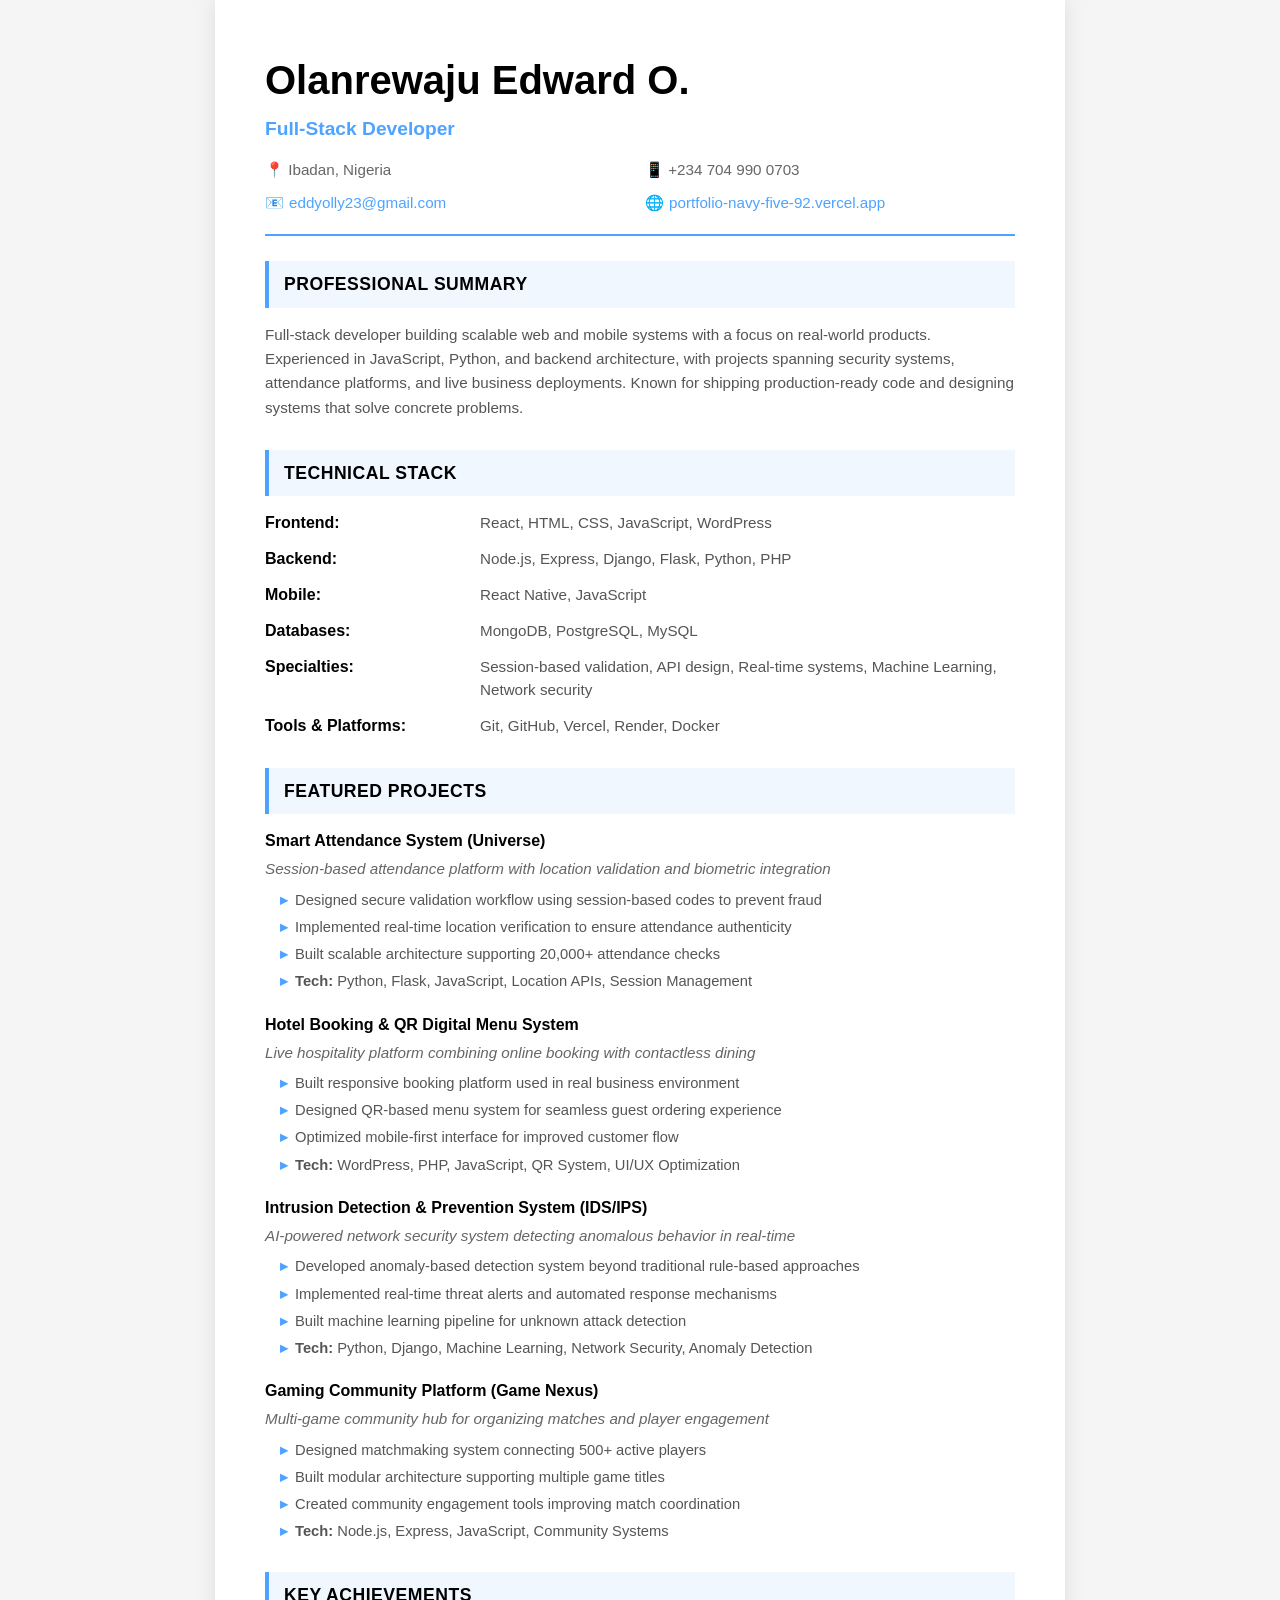
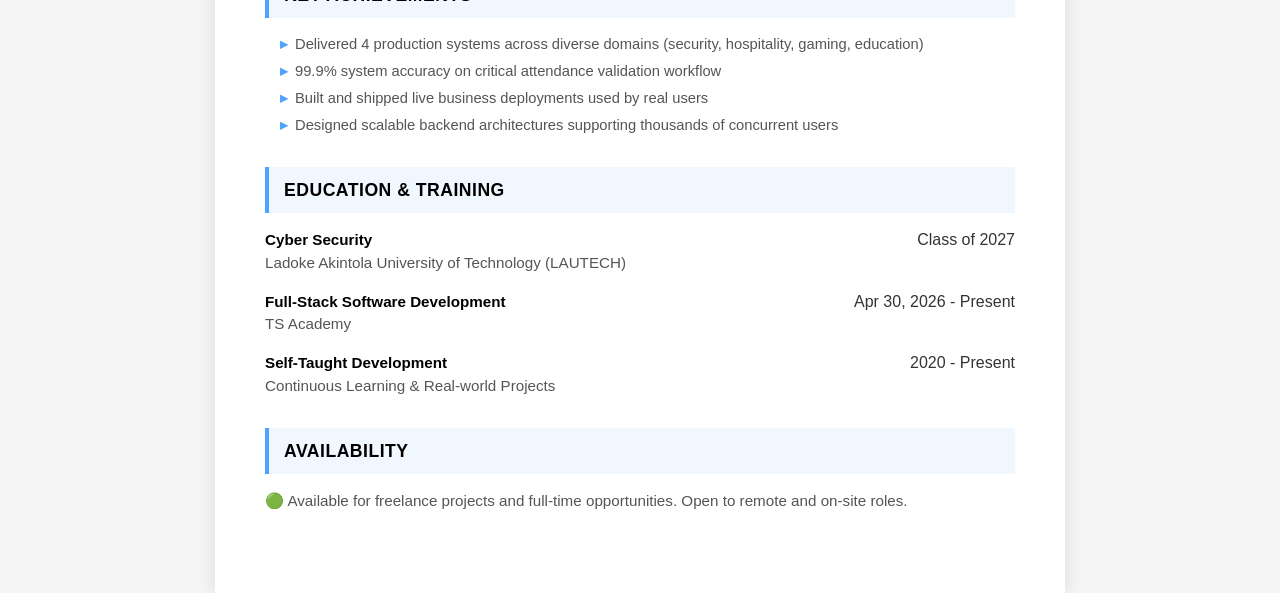
<file: cv.html>
<!DOCTYPE html>
<html lang="en">
<head>
  <meta charset="UTF-8">
  <meta name="viewport" content="width=device-width, initial-scale=1.0">
  <title>Olanrewaju Edward O. - Full Stack Developer CV</title>
  <style>
    * {
      margin: 0;
      padding: 0;
      box-sizing: border-box;
    }

    body {
      font-family: 'Segoe UI', Tahoma, Geneva, Verdana, sans-serif;
      color: #333;
      line-height: 1.5;
      background: #f5f5f5;
    }

    .container {
      max-width: 850px;
      margin: 0 auto;
      background: #fff;
      padding: 50px;
      box-shadow: 0 0 20px rgba(0, 0, 0, 0.1);
    }

    /* HEADER */
    .header {
      border-bottom: 2px solid #4da3ff;
      padding-bottom: 20px;
      margin-bottom: 25px;
    }

    .header h1 {
      font-size: 2.5rem;
      color: #000;
      margin-bottom: 5px;
      font-weight: 700;
    }

    .header .title {
      font-size: 1.2rem;
      color: #4da3ff;
      font-weight: 600;
      margin-bottom: 15px;
    }

    .contact-info {
      display: grid;
      grid-template-columns: 1fr 1fr;
      gap: 10px;
      font-size: 0.95rem;
      color: #666;
    }

    .contact-info span {
      display: flex;
      align-items: center;
      gap: 5px;
    }

    .contact-info a {
      color: #4da3ff;
      text-decoration: none;
    }

    .contact-info a:hover {
      text-decoration: underline;
    }

    /* SECTIONS */
    .section {
      margin-bottom: 30px;
    }

    .section-title {
      font-size: 1.1rem;
      font-weight: 700;
      color: #000;
      background: #f0f7ff;
      padding: 10px 15px;
      margin-bottom: 15px;
      border-left: 4px solid #4da3ff;
      text-transform: uppercase;
      letter-spacing: 0.5px;
    }

    /* SUMMARY */
    .summary-text {
      color: #555;
      font-size: 0.95rem;
      line-height: 1.6;
    }

    /* TECH STACK */
    .tech-group {
      display: grid;
      grid-template-columns: 200px 1fr;
      gap: 15px;
      margin-bottom: 12px;
      align-items: baseline;
    }

    .tech-label {
      font-weight: 600;
      color: #000;
    }

    .tech-list {
      color: #555;
      font-size: 0.95rem;
    }

    /* PROJECT */
    .project {
      margin-bottom: 20px;
    }

    .project-title {
      font-weight: 700;
      color: #000;
      font-size: 1rem;
      margin-bottom: 5px;
    }

    .project-desc {
      color: #666;
      font-size: 0.95rem;
      margin-bottom: 8px;
      font-style: italic;
    }

    .project-bullets {
      list-style: none;
      margin-left: 15px;
      color: #555;
      font-size: 0.92rem;
    }

    .project-bullets li {
      margin-bottom: 5px;
      position: relative;
      padding-left: 15px;
    }

    .project-bullets li:before {
      content: "▸";
      position: absolute;
      left: 0;
      color: #4da3ff;
      font-weight: bold;
    }

    /* EDUCATION */
    .education-item {
      display: grid;
      grid-template-columns: 1fr auto;
      gap: 20px;
      margin-bottom: 15px;
      align-items: baseline;
    }

    .edu-text {
      color: #555;
      font-size: 0.95rem;
    }

    .edu-text strong {
      color: #000;
      font-weight: 600;
    }

    /* PRINT STYLES */
    @media print {
      body {
        background: #fff;
      }

      .container {
        max-width: 100%;
        padding: 40px;
        box-shadow: none;
      }

      .section-title {
        page-break-after: avoid;
      }

      .project {
        page-break-inside: avoid;
      }
    }

    /* MOBILE */
    @media (max-width: 640px) {
      .container {
        padding: 25px;
      }

      .header h1 {
        font-size: 1.8rem;
      }

      .contact-info {
        grid-template-columns: 1fr;
      }

      .tech-group {
        grid-template-columns: 1fr;
        gap: 5px;
      }

      .tech-label {
        font-size: 0.9rem;
      }

      .tech-list {
        font-size: 0.9rem;
      }
    }
  </style>
</head>
<body>
  <div class="container">
    <!-- HEADER -->
    <div class="header">
      <h1>Olanrewaju Edward O.</h1>
      <div class="title">Full-Stack Developer</div>
      <div class="contact-info">
        <span>📍 Ibadan, Nigeria</span>
        <span>📱 +234 704 990 0703</span>
        <span>📧 <a href="mailto:eddyolly23@gmail.com">eddyolly23@gmail.com</a></span>
        <span>🌐 <a href="https://portfolio-navy-five-92.vercel.app" target="_blank">portfolio-navy-five-92.vercel.app</a></span>
      </div>
    </div>

    <!-- SUMMARY -->
    <div class="section">
      <div class="section-title">Professional Summary</div>
      <p class="summary-text">
        Full-stack developer building scalable web and mobile systems with a focus on real-world products. 
        Experienced in JavaScript, Python, and backend architecture, with projects spanning security systems, 
        attendance platforms, and live business deployments. Known for shipping production-ready code and designing 
        systems that solve concrete problems.
      </p>
    </div>

    <!-- TECH STACK -->
    <div class="section">
      <div class="section-title">Technical Stack</div>
      <div class="tech-group">
        <span class="tech-label">Frontend:</span>
        <span class="tech-list">React, HTML, CSS, JavaScript, WordPress</span>
      </div>
      <div class="tech-group">
        <span class="tech-label">Backend:</span>
        <span class="tech-list">Node.js, Express, Django, Flask, Python, PHP</span>
      </div>
      <div class="tech-group">
        <span class="tech-label">Mobile:</span>
        <span class="tech-list">React Native, JavaScript</span>
      </div>
      <div class="tech-group">
        <span class="tech-label">Databases:</span>
        <span class="tech-list">MongoDB, PostgreSQL, MySQL</span>
      </div>
      <div class="tech-group">
        <span class="tech-label">Specialties:</span>
        <span class="tech-list">Session-based validation, API design, Real-time systems, Machine Learning, Network security</span>
      </div>
      <div class="tech-group">
        <span class="tech-label">Tools & Platforms:</span>
        <span class="tech-list">Git, GitHub, Vercel, Render, Docker</span>
      </div>
    </div>

    <!-- PROJECTS -->
    <div class="section">
      <div class="section-title">Featured Projects</div>

      <div class="project">
        <div class="project-title">Smart Attendance System (Universe)</div>
        <div class="project-desc">Session-based attendance platform with location validation and biometric integration</div>
        <ul class="project-bullets">
          <li>Designed secure validation workflow using session-based codes to prevent fraud</li>
          <li>Implemented real-time location verification to ensure attendance authenticity</li>
          <li>Built scalable architecture supporting 20,000+ attendance checks</li>
          <li><strong>Tech:</strong> Python, Flask, JavaScript, Location APIs, Session Management</li>
        </ul>
      </div>

      <div class="project">
        <div class="project-title">Hotel Booking & QR Digital Menu System</div>
        <div class="project-desc">Live hospitality platform combining online booking with contactless dining</div>
        <ul class="project-bullets">
          <li>Built responsive booking platform used in real business environment</li>
          <li>Designed QR-based menu system for seamless guest ordering experience</li>
          <li>Optimized mobile-first interface for improved customer flow</li>
          <li><strong>Tech:</strong> WordPress, PHP, JavaScript, QR System, UI/UX Optimization</li>
        </ul>
      </div>

      <div class="project">
        <div class="project-title">Intrusion Detection & Prevention System (IDS/IPS)</div>
        <div class="project-desc">AI-powered network security system detecting anomalous behavior in real-time</div>
        <ul class="project-bullets">
          <li>Developed anomaly-based detection system beyond traditional rule-based approaches</li>
          <li>Implemented real-time threat alerts and automated response mechanisms</li>
          <li>Built machine learning pipeline for unknown attack detection</li>
          <li><strong>Tech:</strong> Python, Django, Machine Learning, Network Security, Anomaly Detection</li>
        </ul>
      </div>

      <div class="project">
        <div class="project-title">Gaming Community Platform (Game Nexus)</div>
        <div class="project-desc">Multi-game community hub for organizing matches and player engagement</div>
        <ul class="project-bullets">
          <li>Designed matchmaking system connecting 500+ active players</li>
          <li>Built modular architecture supporting multiple game titles</li>
          <li>Created community engagement tools improving match coordination</li>
          <li><strong>Tech:</strong> Node.js, Express, JavaScript, Community Systems</li>
        </ul>
      </div>
    </div>

    <!-- KEY ACHIEVEMENTS -->
    <div class="section">
      <div class="section-title">Key Achievements</div>
      <ul class="project-bullets">
        <li>Delivered 4 production systems across diverse domains (security, hospitality, gaming, education)</li>
        <li>99.9% system accuracy on critical attendance validation workflow</li>
        <li>Built and shipped live business deployments used by real users</li>
        <li>Designed scalable backend architectures supporting thousands of concurrent users</li>
      </ul>
    </div>

    <!-- EDUCATION -->
    <div class="section">
      <div class="section-title">Education & Training</div>
      <div class="education-item">
        <div class="edu-text"><strong>Cyber Security</strong><br>Ladoke Akintola University of Technology (LAUTECH)</div>
        <div>Class of 2027</div>
      </div>
      <div class="education-item">
        <div class="edu-text"><strong>Full-Stack Software Development</strong><br>TS Academy</div>
        <div>Apr 30, 2026 - Present</div>
      </div>
      <div class="education-item">
        <div class="edu-text"><strong>Self-Taught Development</strong><br>Continuous Learning & Real-world Projects</div>
        <div>2020 - Present</div>
      </div>
    </div>

    <!-- AVAILABILITY -->
    <div class="section">
      <div class="section-title">Availability</div>
      <p class="summary-text">
        🟢 Available for freelance projects and full-time opportunities. Open to remote and on-site roles.
      </p>
    </div>
  </div>
</body>
</html>
</file>
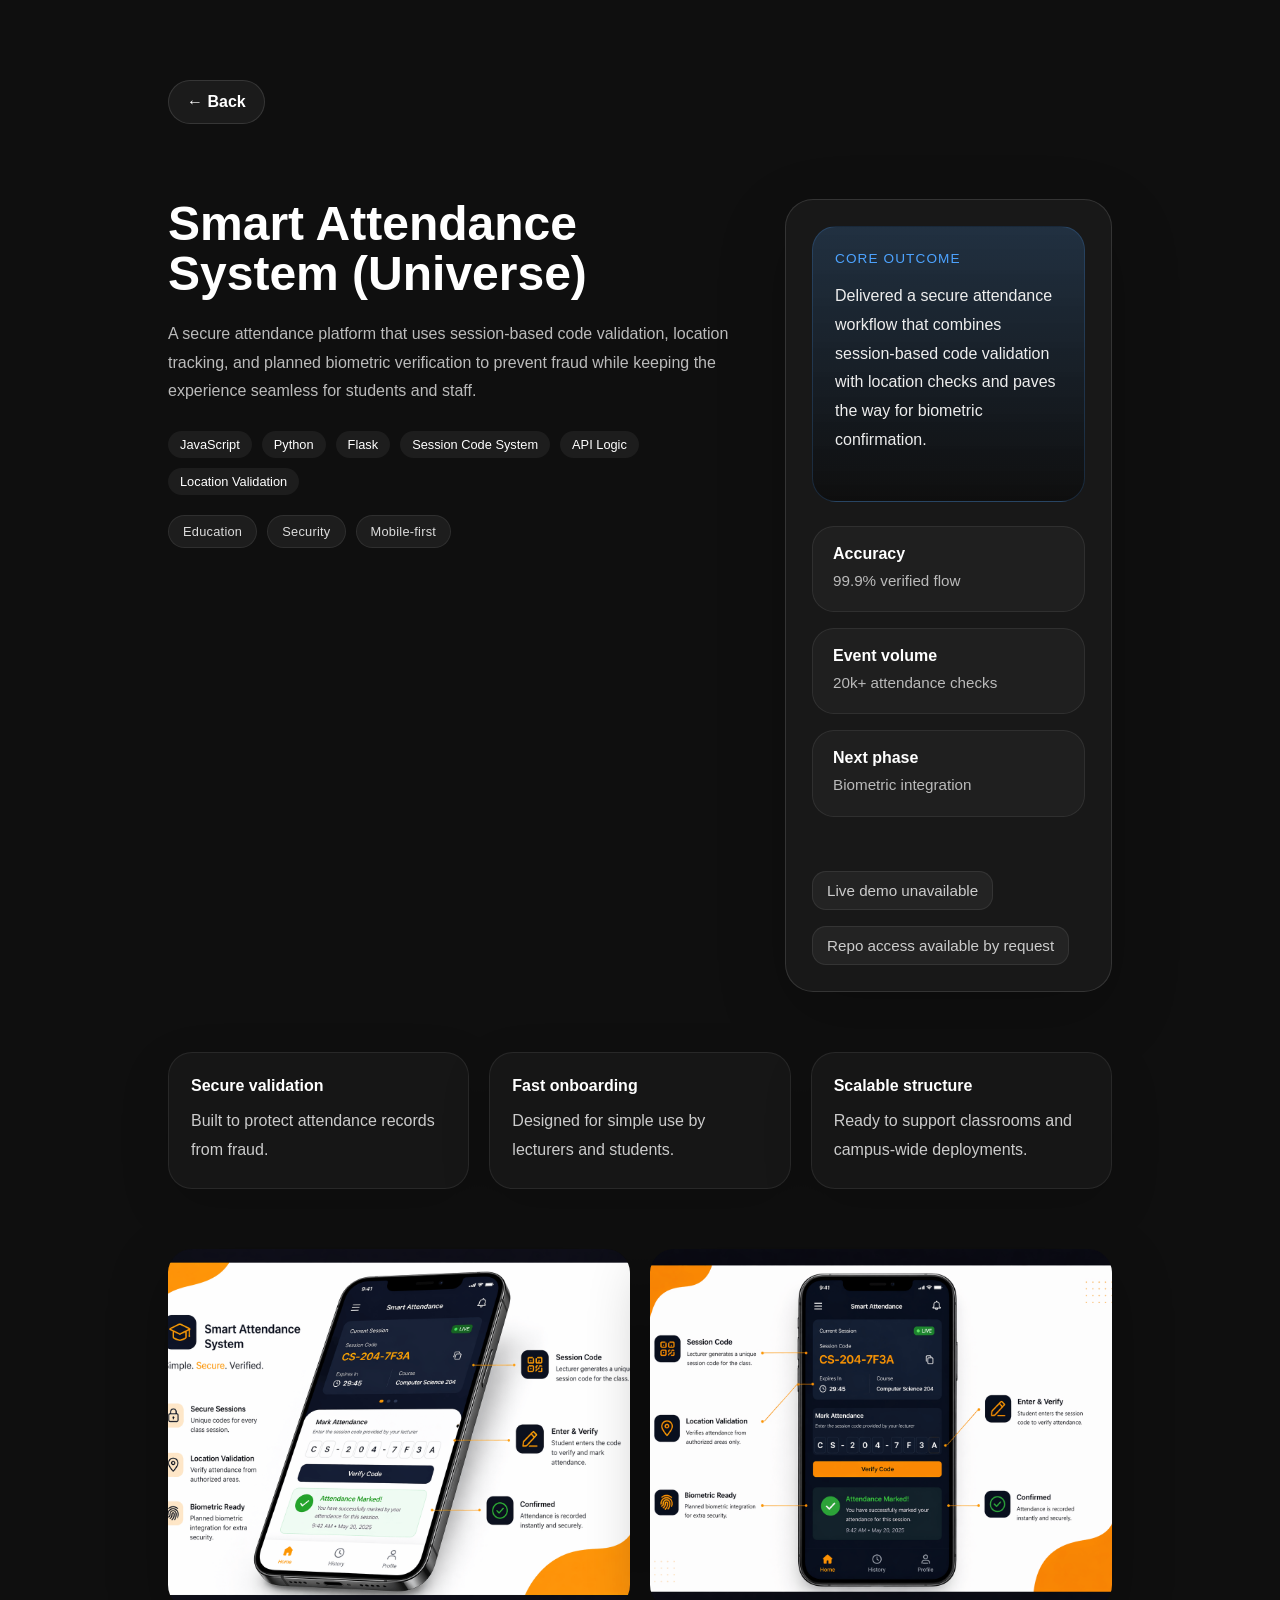
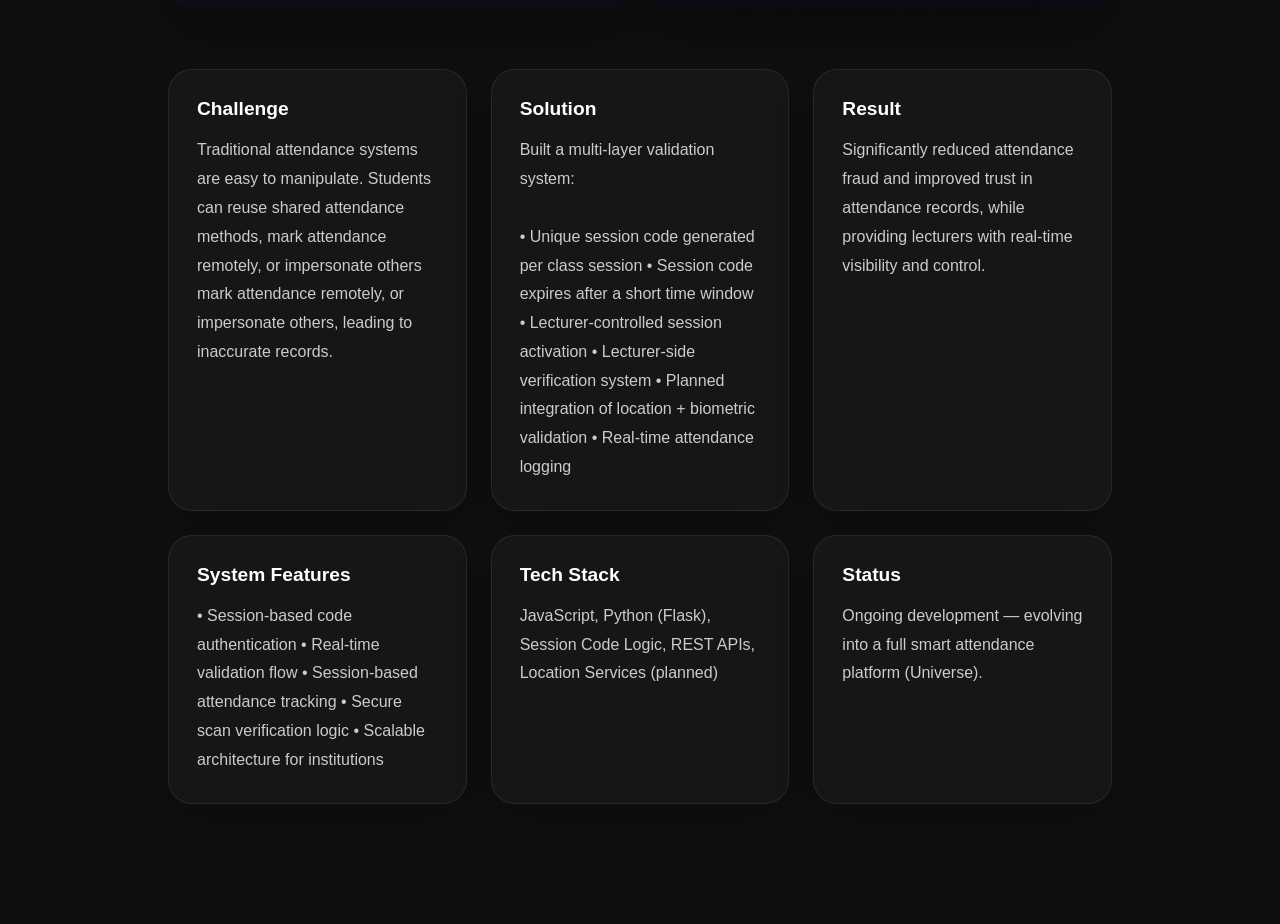
<file: projects/attendance.html>
<!DOCTYPE html>

<html lang="en">
<head>
  <meta charset="UTF-8">
  <title>Smart Attendance System</title>
  <link rel="stylesheet" href="../style.css">
</head>
<body>
<div class="case-page">

<!-- BACK BUTTON -->

<a href="../index.html" class="back-btn">← Back</a>

<!-- HERO -->

<section class="case-hero">
  <div class="case-hero-grid">
    <div class="case-hero-text">
      <h1>Smart Attendance System (Universe)</h1>
      <p>
        A secure attendance platform that uses session-based code validation, 
        location tracking, and planned biometric verification to prevent fraud 
        while keeping the experience seamless for students and staff.
      </p>

      <div class="stack">
        <span>JavaScript</span>
        <span>Python</span>
        <span>Flask</span>
        <span>Session Code System</span>
        <span>API Logic</span>
        <span>Location Validation</span>
      </div>

      <div class="case-badges">
        <span>Education</span>
        <span>Security</span>
        <span>Mobile-first</span>
      </div>
    </div>

    <aside class="case-hero-panel">
      <div class="case-highlight">
        <span class="highlight-title">Core outcome</span>
        <p>Delivered a secure attendance workflow that combines session-based code validation with location checks and paves the way for biometric confirmation.</p>
      </div>

      <div class="case-kpi">
        <div class="kpi-item"><strong>Accuracy</strong><span>99.9% verified flow</span></div>
        <div class="kpi-item"><strong>Event volume</strong><span>20k+ attendance checks</span></div>
        <div class="kpi-item"><strong>Next phase</strong><span>Biometric integration</span></div>
      </div>

      <div class="case-actions case-links">
        <span>Live demo unavailable</span>
        <span>Repo access available by request</span>
      </div>
    </aside>
  </div>
</section>

<section class="case-metrics">
  <div class="metric-card">
    <strong>Secure validation</strong>
    <span>Built to protect attendance records from fraud.</span>
  </div>
  <div class="metric-card">
    <strong>Fast onboarding</strong>
    <span>Designed for simple use by lecturers and students.</span>
  </div>
  <div class="metric-card">
    <strong>Scalable structure</strong>
    <span>Ready to support classrooms and campus-wide deployments.</span>
  </div>
</section>

<!-- IMAGES -->

<section class="case-images">
  <img src="../assets/images/project1a.png" alt="Attendance System">
  <img src="../assets/images/project1b.png" alt="Attendance System">
</section>

<!-- DETAILS -->

<section class="case-details">

  <div class="case-card">
    <h2>Challenge</h2>
    <p>
      Traditional attendance systems are easy to manipulate. Students can reuse shared attendance methods, mark attendance remotely,
      or impersonate others mark attendance remotely, or impersonate others, leading to inaccurate records.
    </p>
  </div>

  <div class="case-card">
    <h2>Solution</h2>
    <p>
      Built a multi-layer validation system:
      <br><br>
      • Unique session code generated per class session  
      • Session code expires after a short time window  
      • Lecturer-controlled session activation   
      • Lecturer-side verification system  
      • Planned integration of location + biometric validation  
      • Real-time attendance logging  
    </p>
  </div>

  <div class="case-card">
    <h2>Result</h2>
    <p>
      Significantly reduced attendance fraud and improved trust in attendance records,
      while providing lecturers with real-time visibility and control.
    </p>
  </div>

  <div class="case-card">
    <h2>System Features</h2>
    <p>
      • Session-based code authentication   
      • Real-time validation flow  
      • Session-based attendance tracking  
      • Secure scan verification logic  
      • Scalable architecture for institutions  
    </p>
  </div>

  <div class="case-card">
    <h2>Tech Stack</h2>
    <p>
      JavaScript, Python (Flask), Session Code Logic, REST APIs, Location Services (planned)
    </p>
  </div>

  <div class="case-card">
    <h2>Status</h2>
    <p>
      Ongoing development — evolving into a full smart attendance platform (Universe).
    </p>
  </div>

</section>

</div>
</body>
</html>
</file>
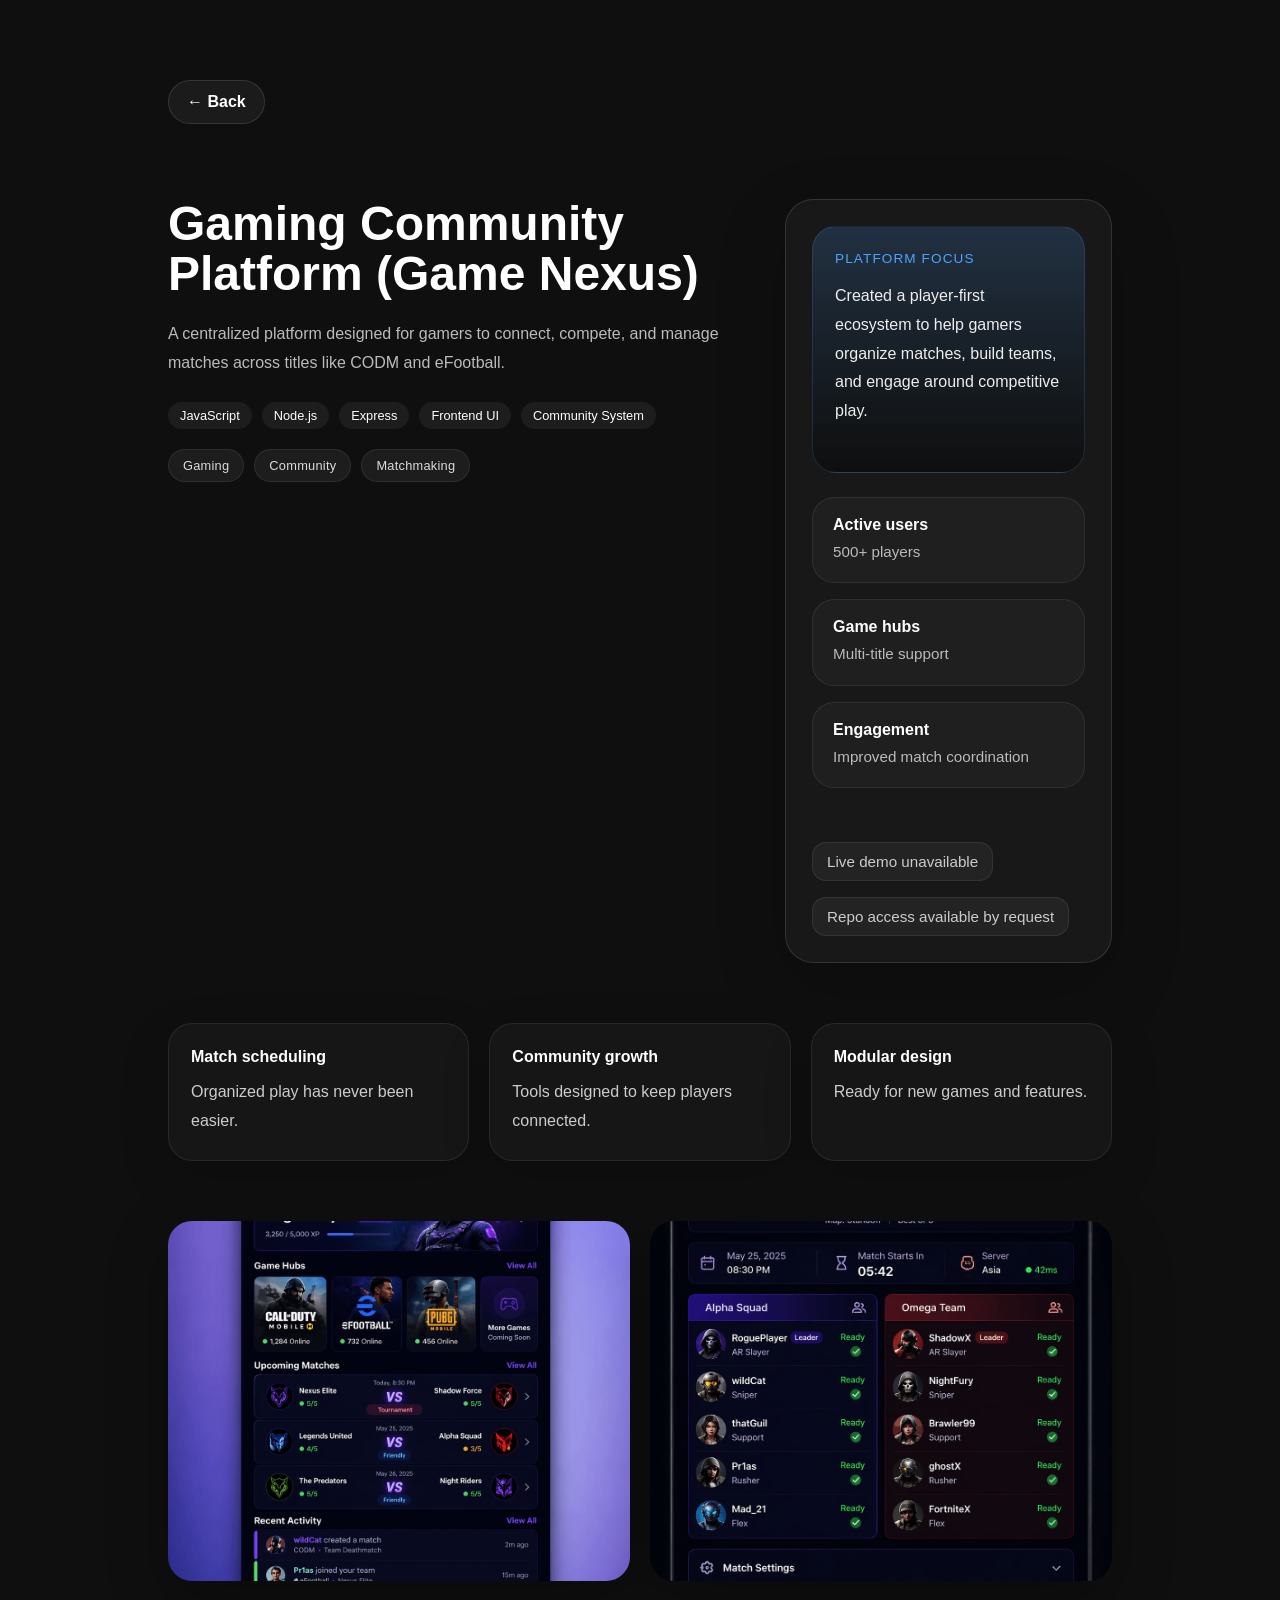
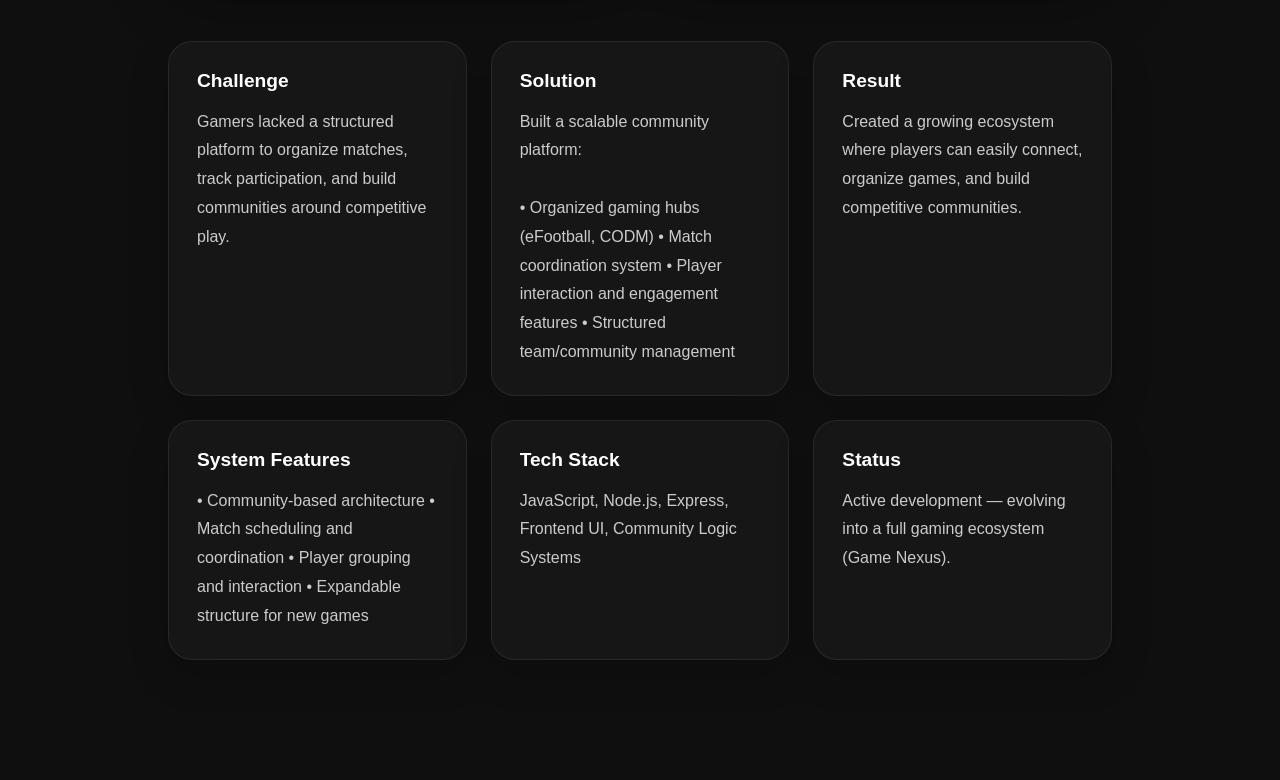
<file: projects/gaming.html>
<!DOCTYPE html>

<html lang="en">
<head>
  <meta charset="UTF-8">
  <title>Gaming Community Platform</title>
  <link rel="stylesheet" href="../style.css">
</head>
<body>
<div class="case-page">

<!-- BACK BUTTON -->

<a href="../index.html" class="back-btn">← Back</a>

<!-- HERO -->

<section class="case-hero">
  <div class="case-hero-grid">
    <div class="case-hero-text">
      <h1>Gaming Community Platform (Game Nexus)</h1>
      <p>
        A centralized platform designed for gamers to connect, compete,
        and manage matches across titles like CODM and eFootball.
      </p>

      <div class="stack">
        <span>JavaScript</span>
        <span>Node.js</span>
        <span>Express</span>
        <span>Frontend UI</span>
        <span>Community System</span>
      </div>

      <div class="case-badges">
        <span>Gaming</span>
        <span>Community</span>
        <span>Matchmaking</span>
      </div>
    </div>

    <aside class="case-hero-panel">
      <div class="case-highlight">
        <span class="highlight-title">Platform focus</span>
        <p>Created a player-first ecosystem to help gamers organize matches, build teams, and engage around competitive play.</p>
      </div>

      <div class="case-kpi">
        <div class="kpi-item"><strong>Active users</strong><span>500+ players</span></div>
        <div class="kpi-item"><strong>Game hubs</strong><span>Multi-title support</span></div>
        <div class="kpi-item"><strong>Engagement</strong><span>Improved match coordination</span></div>
      </div>

      <div class="case-actions case-links">
        <span>Live demo unavailable</span>
        <span>Repo access available by request</span>
      </div>
    </aside>
  </div>
</section>

<section class="case-metrics">
  <div class="metric-card">
    <strong>Match scheduling</strong>
    <span>Organized play has never been easier.</span>
  </div>
  <div class="metric-card">
    <strong>Community growth</strong>
    <span>Tools designed to keep players connected.</span>
  </div>
  <div class="metric-card">
    <strong>Modular design</strong>
    <span>Ready for new games and features.</span>
  </div>
</section>

<!-- IMAGES -->

<section class="case-images">
  <img src="../assets/images/project2a.png" alt="Gaming dashboard">
  <img src="../assets/images/project2b.png" alt="Match-up lobby">
</section>

<!-- DETAILS -->

<section class="case-details">

  <div class="case-card">
    <h2>Challenge</h2>
    <p>
      Gamers lacked a structured platform to organize matches, track participation,
      and build communities around competitive play.
    </p>
  </div>

  <div class="case-card">
    <h2>Solution</h2>
    <p>
      Built a scalable community platform:
      <br><br>
      • Organized gaming hubs (eFootball, CODM)  
      • Match coordination system  
      • Player interaction and engagement features  
      • Structured team/community management  
    </p>
  </div>

  <div class="case-card">
    <h2>Result</h2>
    <p>
      Created a growing ecosystem where players can easily connect,
      organize games, and build competitive communities.
    </p>
  </div>

  <div class="case-card">
    <h2>System Features</h2>
    <p>
      • Community-based architecture  
      • Match scheduling and coordination  
      • Player grouping and interaction  
      • Expandable structure for new games  
    </p>
  </div>

  <div class="case-card">
    <h2>Tech Stack</h2>
    <p>
      JavaScript, Node.js, Express, Frontend UI, Community Logic Systems
    </p>
  </div>

  <div class="case-card">
    <h2>Status</h2>
    <p>
      Active development — evolving into a full gaming ecosystem (Game Nexus).
    </p>
  </div>

</section>

</div>
</body>
</html>
</file>
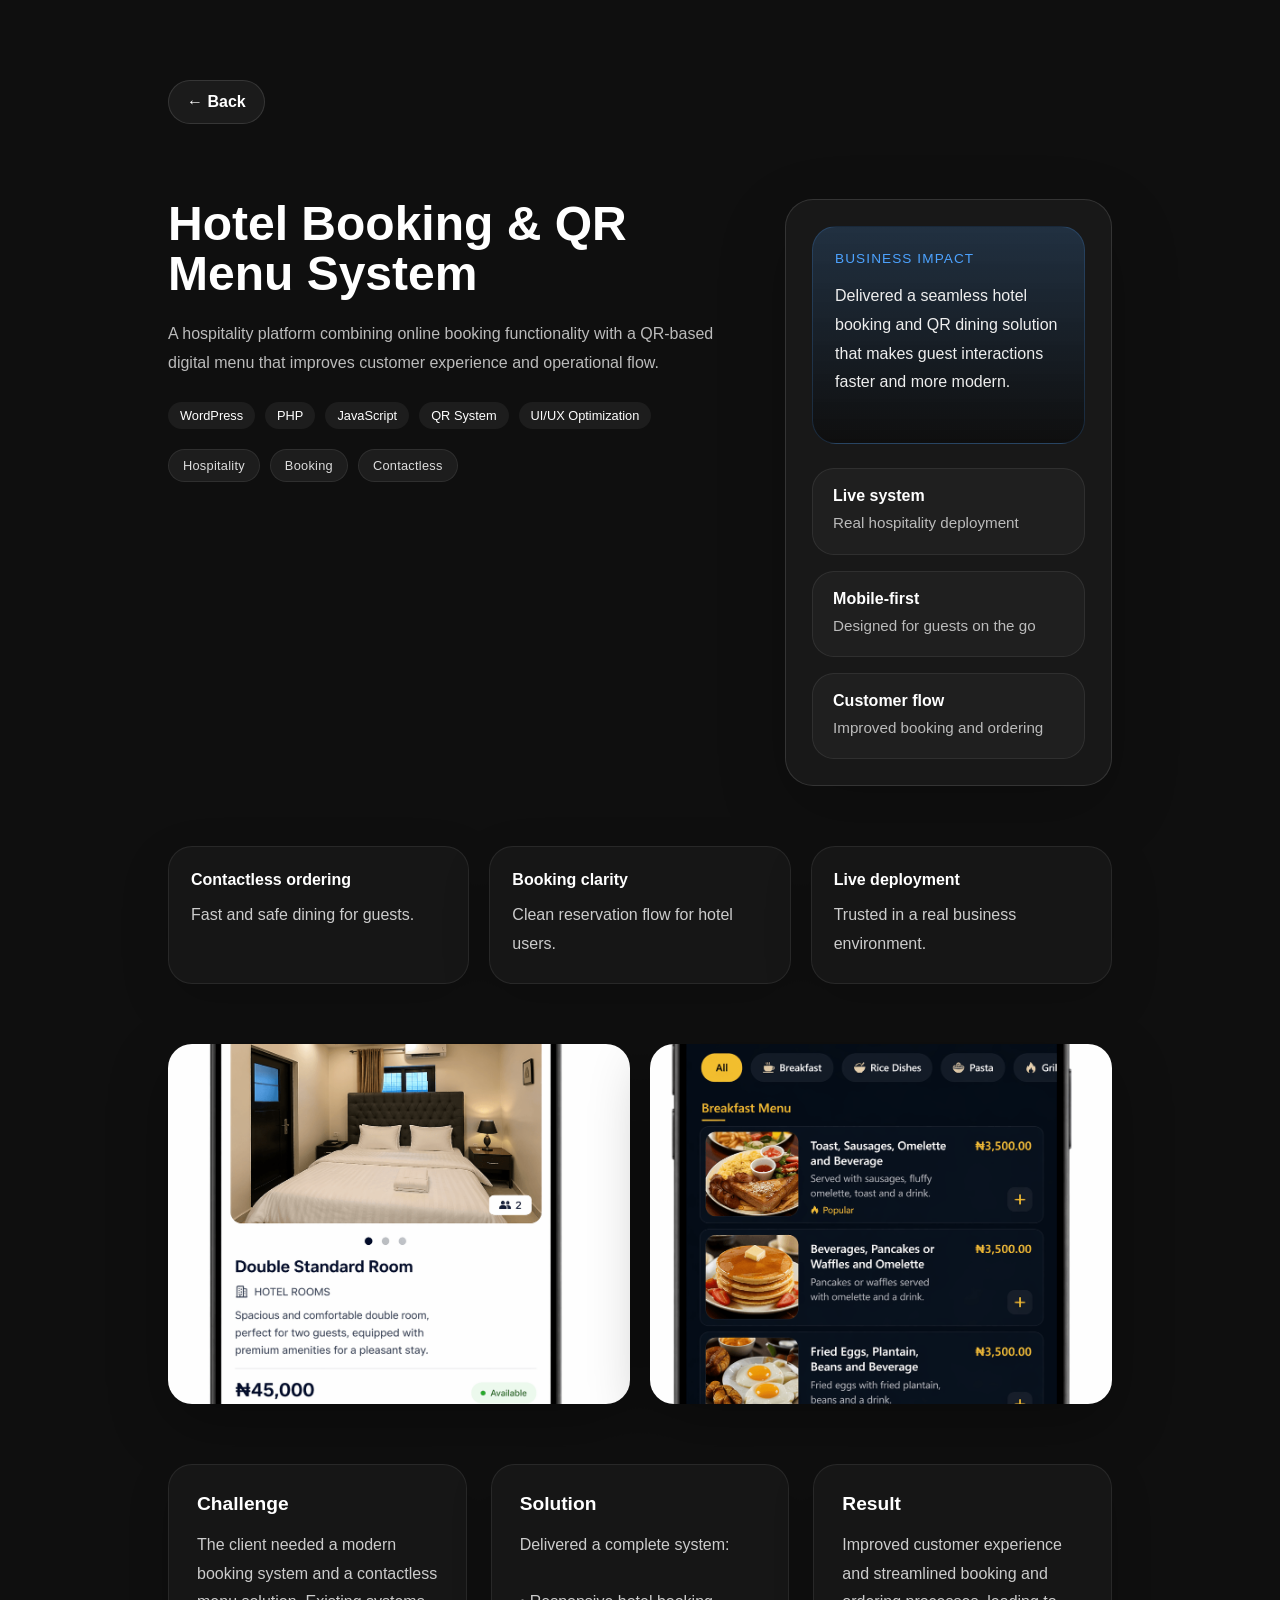
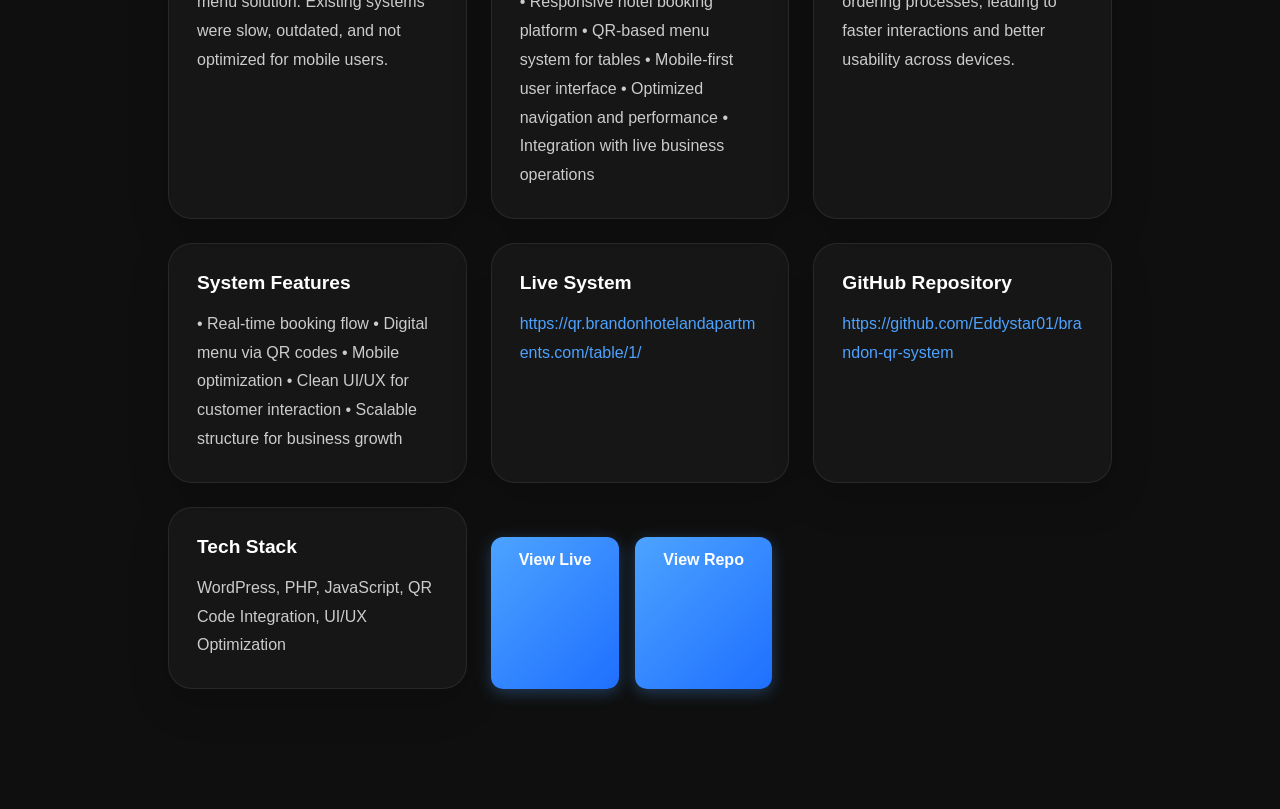
<file: projects/hotel.html>
<!DOCTYPE html>

<html lang="en">
<head>
  <meta charset="UTF-8">
  <title>Hotel Booking & QR Menu System</title>
  <link rel="stylesheet" href="../style.css">
</head>
<body>
<div class="case-page">

<!-- BACK BUTTON -->

<a href="../index.html" class="back-btn">← Back</a>

<!-- HERO -->

<section class="case-hero">
  <div class="case-hero-grid">
    <div class="case-hero-text">
      <h1>Hotel Booking & QR Menu System</h1>
      <p>
        A hospitality platform combining online booking functionality with a QR-based digital menu that improves customer experience and operational flow.
      </p>

      <div class="stack">
        <span>WordPress</span>
        <span>PHP</span>
        <span>JavaScript</span>
        <span>QR System</span>
        <span>UI/UX Optimization</span>
      </div>

      <div class="case-badges">
        <span>Hospitality</span>
        <span>Booking</span>
        <span>Contactless</span>
      </div>
    </div>

    <aside class="case-hero-panel">
      <div class="case-highlight">
        <span class="highlight-title">Business impact</span>
        <p>Delivered a seamless hotel booking and QR dining solution that makes guest interactions faster and more modern.</p>
      </div>

      <div class="case-kpi">
        <div class="kpi-item"><strong>Live system</strong><span>Real hospitality deployment</span></div>
        <div class="kpi-item"><strong>Mobile-first</strong><span>Designed for guests on the go</span></div>
        <div class="kpi-item"><strong>Customer flow</strong><span>Improved booking and ordering</span></div>
      </div>
    </aside>
  </div>
</section>

<section class="case-metrics">
  <div class="metric-card">
    <strong>Contactless ordering</strong>
    <span>Fast and safe dining for guests.</span>
  </div>
  <div class="metric-card">
    <strong>Booking clarity</strong>
    <span>Clean reservation flow for hotel users.</span>
  </div>
  <div class="metric-card">
    <strong>Live deployment</strong>
    <span>Trusted in a real business environment.</span>
  </div>
</section>

<!-- IMAGES -->

<section class="case-images">
  <img src="../assets/images/project3a.png" alt="Hotel System">
  <img src="../assets/images/project3b.png" alt="QR Menu">
</section>

<!-- DETAILS -->

<section class="case-details">

  <div class="case-card">
    <h2>Challenge</h2>
    <p>
      The client needed a modern booking system and a contactless menu solution.
      Existing systems were slow, outdated, and not optimized for mobile users.
    </p>
  </div>

  <div class="case-card">
    <h2>Solution</h2>
    <p>
      Delivered a complete system:
      <br><br>
      • Responsive hotel booking platform  
      • QR-based menu system for tables  
      • Mobile-first user interface  
      • Optimized navigation and performance  
      • Integration with live business operations  
    </p>
  </div>

  <div class="case-card">
    <h2>Result</h2>
    <p>
      Improved customer experience and streamlined booking and ordering processes,
      leading to faster interactions and better usability across devices.
    </p>
  </div>

  <div class="case-card">
    <h2>System Features</h2>
    <p>
      • Real-time booking flow  
      • Digital menu via QR codes  
      • Mobile optimization  
      • Clean UI/UX for customer interaction  
      • Scalable structure for business growth  
    </p>
  </div>

  <div class="case-card">
    <h2>Live System</h2>
    <p>
      <a href="https://qr.brandonhotelandapartments.com/table/1/" target="_blank" rel="noreferrer">https://qr.brandonhotelandapartments.com/table/1/</a>
    </p>
  </div>

  <div class="case-card">
    <h2>GitHub Repository</h2>
    <p>
      <a href="https://github.com/Eddystar01/brandon-qr-system" target="_blank" rel="noreferrer">https://github.com/Eddystar01/brandon-qr-system</a>
    </p>
  </div>

  <div class="case-card">
    <h2>Tech Stack</h2>
    <p>
      WordPress, PHP, JavaScript, QR Code Integration, UI/UX Optimization
    </p>
  </div>

  <div class="case-actions case-links">
    <a href="https://qr.brandonhotelandapartments.com/table/1/" target="_blank" rel="noreferrer">View Live</a>
    <a href="https://github.com/Eddystar01/brandon-qr-system" target="_blank" rel="noreferrer">View Repo</a>
  </div>

</section>

</div>
</body>
</html>
</file>
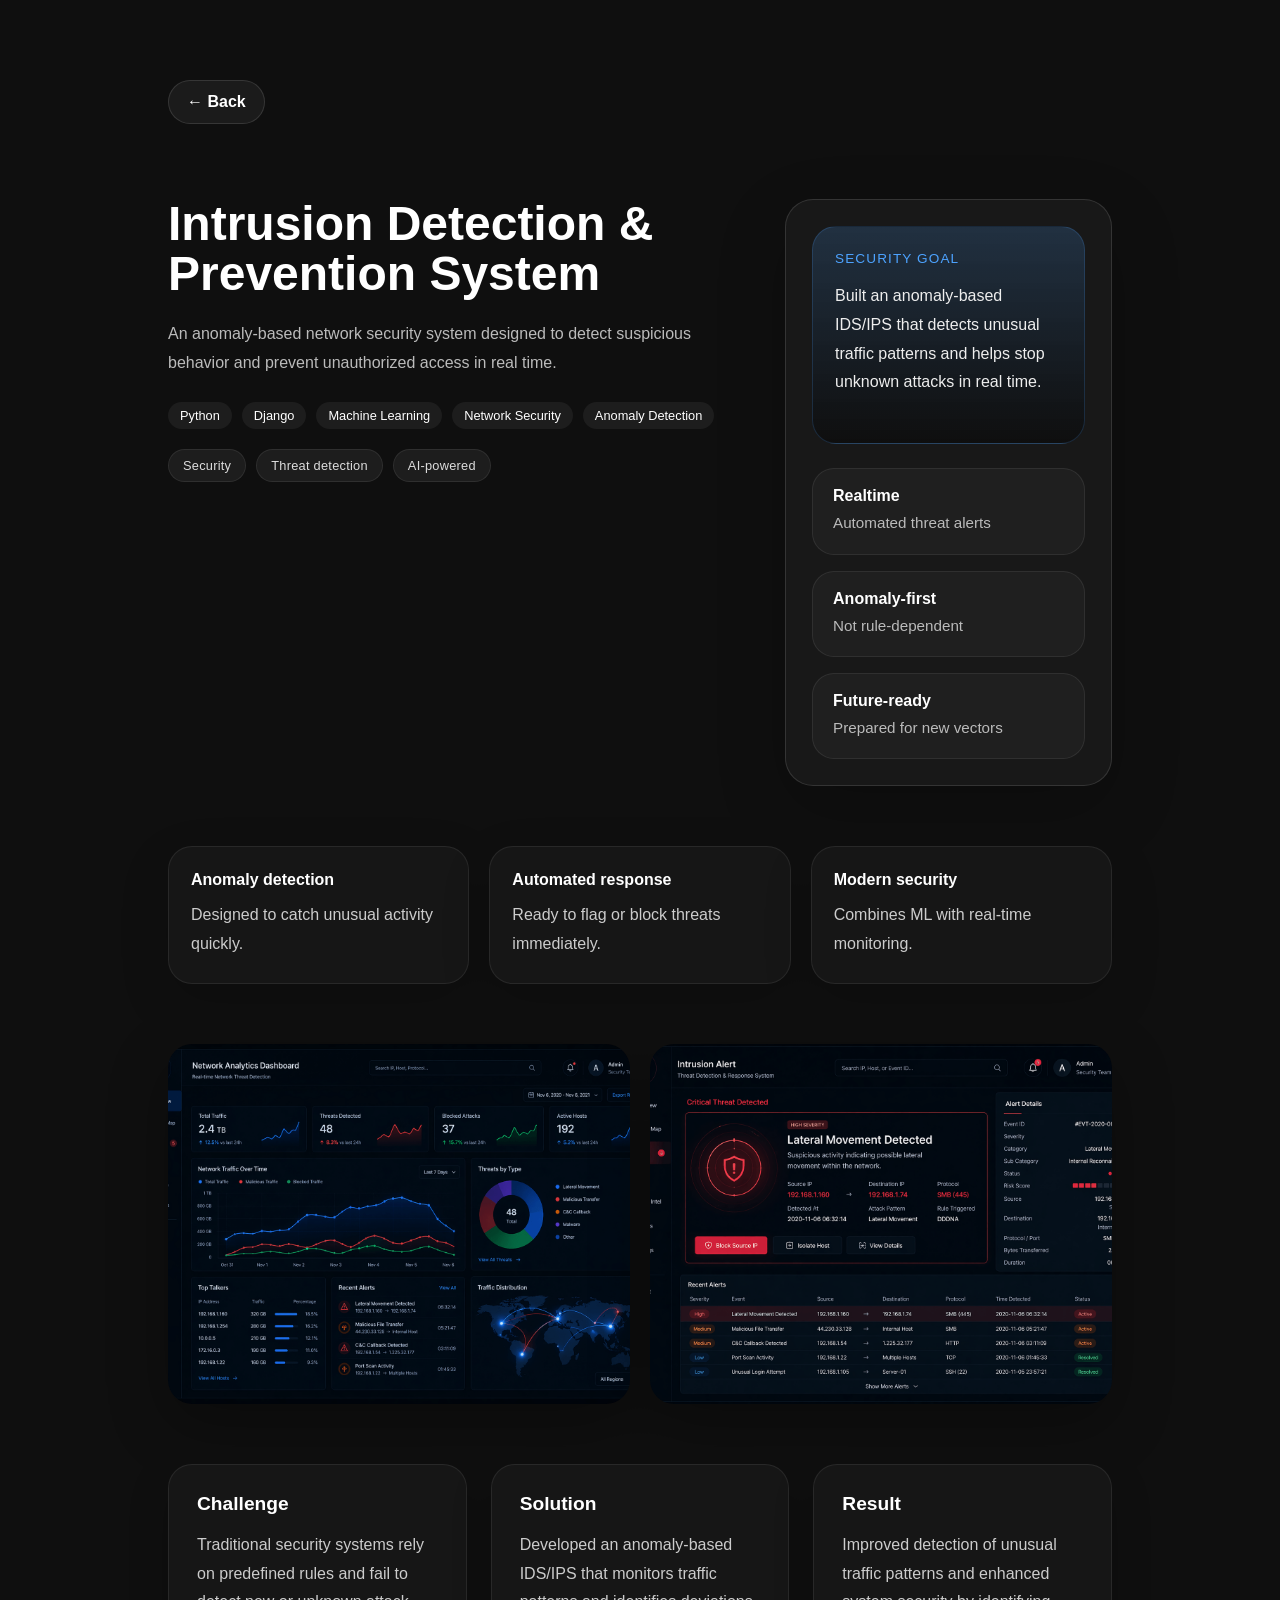
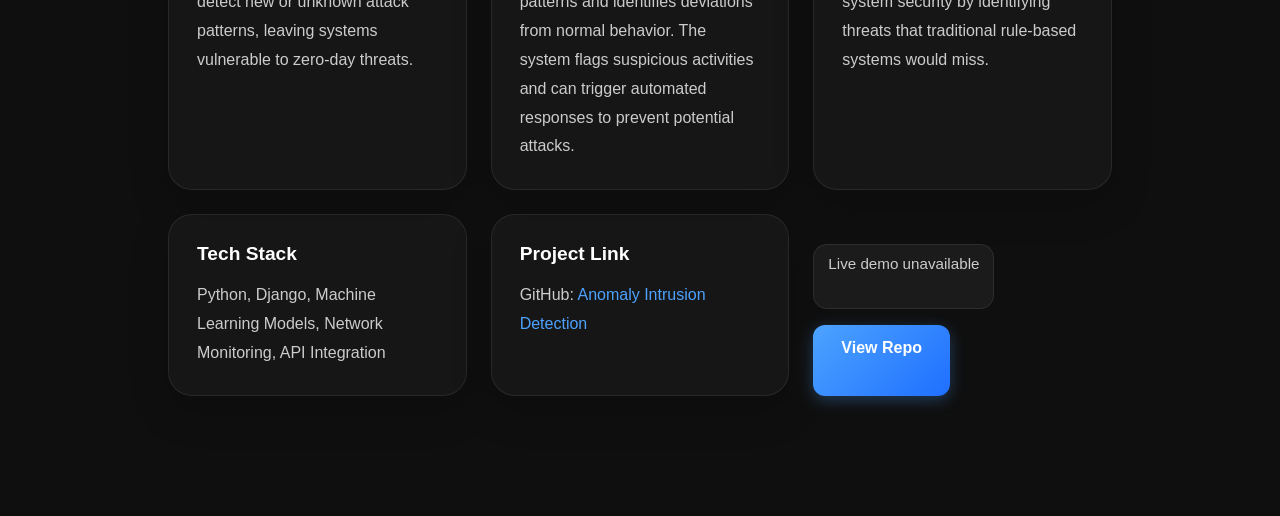
<file: projects/security.html>
<!DOCTYPE html>

<html lang="en">
<head>
  <meta charset="UTF-8">
  <title>Intrusion Detection System</title>
  <link rel="stylesheet" href="../style.css">
</head>
<body>
<div class="case-page">

<!-- BACK BUTTON -->

<a href="../index.html" class="back-btn">← Back</a>

<!-- HERO -->

<section class="case-hero">
  <div class="case-hero-grid">
    <div class="case-hero-text">
      <h1>Intrusion Detection & Prevention System</h1>
      <p>
        An anomaly-based network security system designed to detect suspicious behavior
        and prevent unauthorized access in real time.
      </p>

      <div class="stack">
        <span>Python</span>
        <span>Django</span>
        <span>Machine Learning</span>
        <span>Network Security</span>
        <span>Anomaly Detection</span>
      </div>

      <div class="case-badges">
        <span>Security</span>
        <span>Threat detection</span>
        <span>AI-powered</span>
      </div>
    </div>

    <aside class="case-hero-panel">
      <div class="case-highlight">
        <span class="highlight-title">Security goal</span>
        <p>Built an anomaly-based IDS/IPS that detects unusual traffic patterns and helps stop unknown attacks in real time.</p>
      </div>

      <div class="case-kpi">
        <div class="kpi-item"><strong>Realtime</strong><span>Automated threat alerts</span></div>
        <div class="kpi-item"><strong>Anomaly-first</strong><span>Not rule-dependent</span></div>
        <div class="kpi-item"><strong>Future-ready</strong><span>Prepared for new vectors</span></div>
      </div>
    </aside>
  </div>
</section>

<section class="case-metrics">
  <div class="metric-card">
    <strong>Anomaly detection</strong>
    <span>Designed to catch unusual activity quickly.</span>
  </div>
  <div class="metric-card">
    <strong>Automated response</strong>
    <span>Ready to flag or block threats immediately.</span>
  </div>
  <div class="metric-card">
    <strong>Modern security</strong>
    <span>Combines ML with real-time monitoring.</span>
  </div>
</section>

<!-- IMAGES -->

<section class="case-images">
  <img src="../assets/images/project4a.png" alt="IDS Screenshot">
  <img src="../assets/images/project4b.png" alt="IDS Screenshot">
</section>

<!-- DETAILS -->

<section class="case-details">

  <div class="case-card">
    <h2>Challenge</h2>
    <p>
      Traditional security systems rely on predefined rules and fail to detect
      new or unknown attack patterns, leaving systems vulnerable to zero-day threats.
    </p>
  </div>

  <div class="case-card">
    <h2>Solution</h2>
    <p>
      Developed an anomaly-based IDS/IPS that monitors traffic patterns and identifies
      deviations from normal behavior. The system flags suspicious activities and
      can trigger automated responses to prevent potential attacks.
    </p>
  </div>

  <div class="case-card">
    <h2>Result</h2>
    <p>
      Improved detection of unusual traffic patterns and enhanced system security
      by identifying threats that traditional rule-based systems would miss.
    </p>
  </div>

  <div class="case-card">
    <h2>Tech Stack</h2>
    <p>
      Python, Django, Machine Learning Models, Network Monitoring, API Integration
    </p>
  </div>

  <div class="case-card">
    <h2>Project Link</h2>
    <p>
      GitHub: <a href="https://github.com/Eddystar01/Anomaly-Intrusion-Detection" target="_blank" rel="noreferrer">Anomaly Intrusion Detection</a>
    </p>
  </div>

  <div class="case-actions case-links">
    <span>Live demo unavailable</span>
    <a href="https://github.com/Eddystar01/Anomaly-Intrusion-Detection" target="_blank" rel="noreferrer">View Repo</a>
  </div>

</section>

</div>
</body>
</html>
</file>
<file: style.css>
/* =========================
   RESET & BASE
========================= */
* {
  margin: 0;
  padding: 0;
  box-sizing: border-box;
  font-family: "Segoe UI", sans-serif;
}

html {
  scroll-behavior: smooth;
}

body {
  background: #0f0f0f;
  color: #fff;
  opacity: 0;
  animation: fadeIn 0.6s ease forwards;
}

@keyframes fadeIn {
  to {
    opacity: 1;
  }
}

/* =========================
   HERO
========================= */
.hero {
  height: 100vh;
  display: flex;
  align-items: center;
  justify-content: space-between;
  padding: 0 10%;
  position: relative;
  overflow: hidden;
  z-index: 1;
  gap: 60px;
}

/* glow */
.hero::before {
  content: "";
  position: absolute;
  width: 500px;
  height: 500px;
  background: radial-gradient(circle, rgba(77, 163, 255, 0.4), transparent);
  top: -100px;
  left: -100px;
  filter: blur(120px);
  z-index: 0;
  pointer-events: none;
}

.hero::after {
  content: "";
  position: absolute;
  inset: 0;
  background: radial-gradient(circle at 70% 50%, rgba(77,163,255,0.15), transparent 60%);
  z-index: 0;
  pointer-events: none;
}

/* CANVAS */
#heroCanvas {
  position: absolute;
  width: 100%;
  height: 100%;
  z-index: 0;
  pointer-events: none;
}

/* =========================
   HERO TOP (NEW)
========================= */
.hero-top {
  display: flex;
  align-items: center;
  gap: 12px;
  margin-bottom: 15px;
}

.theme-toggle {
  background: none;
  border: none;
  color: #4da3ff;
  font-size: 1.2rem;
  cursor: pointer;
  padding: 5px;
  border-radius: 50%;
  transition: all 0.3s ease;
}

.theme-toggle:hover {
  background: rgba(77, 163, 255, 0.1);
}

.avatar {
  width: 40px;
  height: 40px;
  border-radius: 50%;
  border: 2px solid #4da3ff;
}

/* =========================
   STATUS BADGE (NEW)
========================= */
.status {
  display: inline-flex;
  align-items: center;
  gap: 8px;
  background: rgba(255,255,255,0.08);
  padding: 6px 14px;
  border-radius: 20px;
  font-size: 0.75rem;
  margin-bottom: 20px;
}

.status .dot {
  width: 8px;
  height: 8px;
  background: #00ff88;
  border-radius: 50%;
}

/* =========================
   HERO TEXT
========================= */
.hero-text {
  position: relative;
  z-index: 2;
  max-width: 600px;
}

.hero-text h1 {
  font-size: 3rem;
  line-height: 1.2;
}

.hero-text span {
  color: #4da3ff;
}

.hero-text p {
  margin: 20px 0;
  color: #aaa;
}

/* =========================
   BUTTONS
========================= */
.buttons {
  display: flex;
  gap: 15px;
  margin-top: 10px;
}

.btn {
  padding: 12px 22px;
  border-radius: 30px;
  text-decoration: none;
  transition: all 0.3s ease;
}

.primary {
  background: linear-gradient(135deg, #4da3ff, #1f6fff);
  color: #fff;
}

.primary:hover {
  transform: translateY(-2px) scale(1.05);
  box-shadow: 0 10px 25px rgba(77,163,255,0.4);
}

.secondary {
  border: 1px solid #fff;
  color: #fff;
}

.secondary:hover {
  background: #fff;
  color: #000;
}

/* =========================
   HERO IMAGE
========================= */
.hero-image {
  flex: 1;
  display: flex;
  justify-content: center;
  align-items: center;
  position: relative;
  z-index: 2;
}

.hero-image::before {
  content: "";
  position: absolute;
  width: 420px;
  height: 420px;
  background: radial-gradient(circle, rgba(77,163,255,0.25), transparent);
  filter: blur(80px);
}

.hero-image img {
  width: 100%;
  max-width: 450px;
  border-radius: 20px;
  box-shadow: 0 20px 60px rgba(0,0,0,0.7);
  animation: float 4s ease-in-out infinite;
}

@keyframes float {
  50% { transform: translateY(-15px); }
}

/* =========================
   STACK
========================= */
.stack {
  margin-top: 25px;
  display: flex;
  gap: 10px;
  flex-wrap: wrap;
}

.stack span {
  background: rgba(255,255,255,0.06);
  padding: 6px 12px;
  border-radius: 20px;
  font-size: 0.8rem;
}

/* =========================
   SERVICES (NEW)
========================= */
.services {
  padding: 120px 10%;
  background: #fff;
  color: #000;
}

.services-top {
  margin-bottom: 50px;
}

.tag {
  display: inline-block;
  background: #000;
  color: #fff;
  padding: 6px 14px;
  border-radius: 20px;
  font-size: 0.75rem;
  margin-bottom: 20px;
}

.services-header {
  display: flex;
  justify-content: space-between;
  align-items: center;
  gap: 40px;
}

.services-header h2 {
  font-size: 2.5rem;
}

.services-header p {
  max-width: 400px;
  color: #555;
}

/* grid */
.services-grid {
  display: grid;
  grid-template-columns: repeat(auto-fit, minmax(250px, 1fr));
  gap: 25px;
}

/* cards */
.service-card {
  background: #f5f5f5;
  padding: 30px;
  border-radius: 20px;
  transition: 0.3s;
}

.service-card:hover {
  transform: translateY(-10px);
  background: #fff;
}

.service-card h3 {
  margin-bottom: 10px;
}

/* =========================
   PROJECTS ENHANCED
========================= */
.projects {
  padding: 100px 10%;
}

.projects h2 {
  font-size: 2.5rem;
  margin-bottom: 50px;
  text-align: center;
}

.project-grid {
  display: grid;
  grid-template-columns: repeat(auto-fit, minmax(320px, 1fr));
  gap: 30px;
}

/* Project Card */
.project-card {
  position: relative;
  border-radius: 20px;
  overflow: hidden;
  background: #111;
  box-shadow: 0 10px 40px rgba(0,0,0,0.3);
  transition: all 0.4s cubic-bezier(0.175, 0.885, 0.32, 1.275);
  text-decoration: none;
  color: inherit;
  display: block;
}

.project-card:hover {
  transform: translateY(-15px) scale(1.03);
  box-shadow: 0 25px 60px rgba(77,163,255,0.2);
}

.project-card::before {
  content: "";
  position: absolute;
  top: 0;
  left: 0;
  right: 0;
  bottom: 0;
  background: linear-gradient(135deg, rgba(77,163,255,0.1), rgba(255,107,53,0.1));
  opacity: 0;
  transition: opacity 0.4s ease;
  z-index: 1;
  border-radius: 20px;
}

.project-card:hover::before {
  opacity: 1;
}

/* Project Image Container */
.project-image {
  position: relative;
  height: 280px;
  overflow: hidden;
}

.project-image img {
  width: 100%;
  height: 100%;
  object-fit: cover;
  transition: transform 0.6s ease;
}

.project-card:hover .project-image img {
  transform: scale(1.1);
}

/* Status Badge */
.project-status {
  position: absolute;
  top: 15px;
  right: 15px;
  padding: 6px 12px;
  border-radius: 20px;
  font-size: 0.75rem;
  font-weight: 600;
  text-transform: uppercase;
  letter-spacing: 0.5px;
  z-index: 3;
  transition: all 0.3s ease;
  box-shadow: 0 4px 12px rgba(0,0,0,0.3);
}

.project-status.ongoing {
  background: linear-gradient(135deg, #ff6b35, #f7931e);
  color: white;
}

.project-status.completed {
  background: linear-gradient(135deg, #00ff88, #00cc66);
  color: #000;
}

.project-card:hover .project-status {
  transform: scale(1.05);
  box-shadow: 0 6px 16px rgba(0,0,0,0.4);
}

/* Project Overlay */
.project-overlay {
  position: absolute;
  bottom: 0;
  left: 0;
  right: 0;
  background: linear-gradient(to top, rgba(0,0,0,0.9) 0%, rgba(0,0,0,0.7) 50%, transparent 100%);
  padding: 30px 20px 20px;
  transform: translateY(30px);
  transition: transform 0.5s cubic-bezier(0.175, 0.885, 0.32, 1.275);
  opacity: 0;
}

.project-card:hover .project-overlay {
  transform: translateY(0);
  opacity: 1;
}

/* Project Content */
.project-content h3 {
  font-size: 1.4rem;
  margin-bottom: 8px;
  color: #fff;
  font-weight: 700;
}

.project-content p {
  color: #ccc;
  font-size: 0.9rem;
  line-height: 1.4;
  margin-bottom: 15px;
}

/* Tech Tags */
.project-tech {
  display: flex;
  flex-wrap: wrap;
  gap: 8px;
}

.tech-tag {
  background: rgba(77,163,255,0.2);
  color: #4da3ff;
  padding: 4px 10px;
  border-radius: 12px;
  font-size: 0.75rem;
  font-weight: 500;
  border: 1px solid rgba(77,163,255,0.3);
  transition: all 0.3s cubic-bezier(0.175, 0.885, 0.32, 1.275);
  backdrop-filter: blur(10px);
}

.project-card:hover .tech-tag {
  background: rgba(77,163,255,0.4);
  transform: translateY(-2px);
  box-shadow: 0 4px 12px rgba(77,163,255,0.3);
}

.tech-tag:hover {
  background: rgba(77,163,255,0.6) !important;
  transform: translateY(-3px) scale(1.05) !important;
  box-shadow: 0 6px 16px rgba(77,163,255,0.4) !important;
}

/* =========================
   RESPONSIVE PROJECTS
========================= */
@media (max-width: 768px) {
  .project-grid {
    grid-template-columns: 1fr;
    gap: 25px;
  }

  .project-image {
    height: 240px;
  }

  .project-content h3 {
    font-size: 1.2rem;
  }

  .project-tech {
    gap: 6px;
  }

  .tech-tag {
    font-size: 0.7rem;
    padding: 3px 8px;
  }
}

/* =========================
   CHAT
========================= */
.chat-button {
  position: fixed;
  bottom: 20px;
  right: 20px;
  background: #4da3ff;
  width: 60px;
  height: 60px;
  border-radius: 50%;
  display: flex;
  justify-content: center;
  align-items: center;
  z-index: 1000;
  cursor: pointer;
}

.chat-panel {
  position: fixed;
  right: -400px;
  width: 350px;
  height: 100vh;
  background: #111;
  transition: 0.4s;
  z-index: 999;
  top: 0;
  overflow-y: auto;
  box-shadow: -5px 0 20px rgba(0,0,0,0.5);
}

.chat-panel.active {
  right: 0;
}

/* =========================
   RESPONSIVE
========================= */
@media (max-width: 900px) {
  .hero {
    flex-direction: column;
    text-align: center;
    height: auto;
    padding: 100px 20px;
  }

  .services-header {
    flex-direction: column;
    text-align: center;
  }
}

/* =========================
   CURSOR GLOW
========================= */
.cursor-glow {
  position: fixed;
  width: 300px;
  height: 300px;
  background: radial-gradient(circle, rgba(77,163,255,0.25), transparent 60%);
  pointer-events: none;
  transform: translate(-50%, -50%);
  z-index: 0;
  filter: blur(80px);
}

/* =========================
   TESTIMONIALS
========================= */
.testimonials {
  padding: 120px 10%;
  background: #fff;
  color: #000;
}

.testimonials h2 {
  font-size: 2.5rem;
  margin-bottom: 50px;
}

/* grid */
.testimonial-grid {
  display: grid;
  grid-template-columns: repeat(auto-fit, minmax(300px, 1fr));
  gap: 30px;
}

/* card */
.testimonial-card {
  background: #f5f5f5;
  padding: 30px;
  border-radius: 20px;
  transition: 0.3s;
}

.testimonial-card:hover {
  transform: translateY(-10px);
  background: #fff;
}

/* text */
.testimonial-card p {
  color: #444;
  margin-bottom: 20px;
  line-height: 1.6;
}

/* user */
.client {
  display: flex;
  align-items: center;
  gap: 12px;
  margin-top: 15px;
}

.client .avatar {
  width: 40px;
  height: 40px;
  background: #000;
  color: #fff;
  border-radius: 50%;
  display: flex;
  justify-content: center;
  align-items: center;
  font-size: 14px;
  flex-shrink: 0;
}

.client strong {
  font-weight: 600;
}

.client span {
  display: block;
  font-size: 0.8rem;
  color: #777;
  margin-top: 2px;
}

/* =========================
   WORKFLOW SECTION
========================= */
.workflow {
  padding: 120px 10%;
  background: #fff;
  color: #000;
}

.workflow-header {
  max-width: 600px;
  margin-bottom: 60px;
}

.workflow-header h2 {
  font-size: 2.5rem;
  margin-bottom: 15px;
}

.workflow-header p {
  color: #555;
  line-height: 1.6;
}

/* GRID */
.workflow-grid {
  display: grid;
  grid-template-columns: repeat(auto-fit, minmax(220px, 1fr));
  gap: 40px;
}

/* STEP */
.step {
  position: relative;
}

.step-number {
  font-size: 3rem;
  font-weight: bold;
  color: rgba(0,0,0,0.08);
  position: absolute;
  top: -20px;
  left: 0;
}

.step h3 {
  margin-bottom: 10px;
  position: relative;
  z-index: 2;
}

.step p {
  color: #555;
  font-size: 0.9rem;
  line-height: 1.5;
}

/* =========================
   SERVICE CARD ENHANCED
========================= */
.service-card {
  box-shadow: 0 10px 30px rgba(0,0,0,0.08);
}

.service-card:hover {
  box-shadow: 0 20px 50px rgba(0,0,0,0.15);
}


/* =========================
   TESTIMONIAL POLISH
========================= */
.testimonial-card {
  box-shadow: 0 10px 30px rgba(0,0,0,0.08);
}

.testimonial-card:hover {
  box-shadow: 0 20px 50px rgba(0,0,0,0.15);
}


/* =========================
   WORKFLOW POLISH
========================= */
.step {
  padding-top: 30px;
}

.step:hover {
  transform: translateY(-5px);
  transition: 0.3s;
}


/* =========================
   CTA SECTION (MISSING)
========================= */
.cta {
  padding: 120px 10%;
  text-align: center;
  background: linear-gradient(135deg, #0f0f0f, #111);
}

.cta h2 {
  font-size: 2.5rem;
  margin-bottom: 15px;
}

.cta p {
  color: #aaa;
  margin-bottom: 25px;
}

/* =========================
   CONTACT SECTION
========================= */
.contact {
  padding: 80px 10%;
  text-align: center;
  background: rgba(255,255,255,0.02);
}

.contact h2 {
  font-size: 2.5rem;
  margin-bottom: 10px;
  background: linear-gradient(45deg, #4da3ff, #fff);
  background-clip: text;
  -webkit-background-clip: text;
  -webkit-text-fill-color: transparent;
}

.contact p {
  font-size: 1.1rem;
  color: #ccc;
  margin-bottom: 40px;
}

#contactForm {
  max-width: 600px;
  margin: 0 auto;
  display: flex;
  flex-direction: column;
  gap: 20px;
}

#contactForm input,
#contactForm textarea {
  padding: 15px;
  border: 1px solid #4da3ff;
  border-radius: 8px;
  background: rgba(255,255,255,0.05);
  color: #fff;
  font-size: 1rem;
}

#contactForm input::placeholder,
#contactForm textarea::placeholder {
  color: #aaa;
}

#contactForm textarea {
  resize: vertical;
  min-height: 120px;
}

/* Formspree error styling */
[data-fs-error] {
  display: block;
  margin-top: 5px;
  color: #ff4d4d;
  font-size: 0.9rem;
}

[data-fs-success] {
  color: #4da3ff;
  margin-bottom: 20px;
}

/* =========================
   CASE STUDY PAGES
========================= */
.case-page {
  max-width: 1200px;
  margin: 0 auto;
  padding: 80px 10% 120px;
}

.back-btn {
  display: inline-block;
  margin-bottom: 35px;
  color: #fff;
  text-decoration: none;
  font-weight: 600;
  padding: 12px 18px;
  border-radius: 999px;
  background: rgba(255,255,255,0.05);
  border: 1px solid rgba(255,255,255,0.12);
  transition: transform 0.3s ease, background 0.3s ease, border-color 0.3s ease;
}

.back-btn:hover {
  transform: translateY(-2px);
  background: rgba(77,163,255,0.12);
  border-color: rgba(77,163,255,0.35);
}

.case-hero {
  padding: 40px 0 60px;
}

.case-hero h1 {
  font-size: 3rem;
  max-width: 860px;
  line-height: 1.05;
  margin-bottom: 20px;
}

.case-hero p {
  color: #bbb;
  max-width: 760px;
  line-height: 1.8;
  margin-bottom: 24px;
  font-size: 1rem;
}

.case-meta {
  display: flex;
  flex-wrap: wrap;
  gap: 10px;
  margin-bottom: 20px;
}

.meta-pill {
  display: inline-flex;
  align-items: center;
  justify-content: center;
  padding: 8px 14px;
  border-radius: 999px;
  font-size: 0.78rem;
  background: rgba(77,163,255,0.12);
  color: #4da3ff;
  border: 1px solid rgba(77,163,255,0.18);
}

.case-actions {
  display: flex;
  flex-wrap: wrap;
  gap: 16px;
  margin-top: 10px;
}

.case-actions span {
  color: #ccc;
  font-size: 0.95rem;
  background: rgba(255,255,255,0.05);
  padding: 10px 14px;
  border-radius: 14px;
  border: 1px solid rgba(255,255,255,0.08);
}

.case-actions.case-links {
  margin-top: 30px;
}

.case-actions.case-links a {
  color: #fff;
  text-decoration: none;
  background: linear-gradient(135deg, #4da3ff, #1f6fff);
  padding: 14px 28px;
  border-radius: 12px;
  font-weight: 600;
  font-size: 1rem;
  transition: all 0.3s ease;
  display: inline-block;
  box-shadow: 0 4px 15px rgba(77, 163, 255, 0.3);
}

.case-actions.case-links a:hover {
  transform: translateY(-3px);
  box-shadow: 0 6px 20px rgba(77, 163, 255, 0.4);
}

.case-hero-grid {
  display: grid;
  grid-template-columns: minmax(0, 1.7fr) minmax(300px, 0.95fr);
  gap: 32px;
  align-items: start;
}

.case-hero-panel {
  display: grid;
  gap: 24px;
  padding: 26px;
  border-radius: 28px;
  background: rgba(255,255,255,0.04);
  border: 1px solid rgba(255,255,255,0.12);
  box-shadow: 0 24px 70px rgba(0,0,0,0.2);
}

.case-highlight {
  padding: 22px;
  border-radius: 24px;
  background: linear-gradient(180deg, rgba(77,163,255,0.18), rgba(15,15,15,0.95));
  border: 1px solid rgba(77,163,255,0.18);
}

.highlight-title {
  display: inline-block;
  margin-bottom: 16px;
  color: #4da3ff;
  font-size: 0.85rem;
  letter-spacing: 0.08em;
  text-transform: uppercase;
}

.case-highlight p {
  color: #eee;
  line-height: 1.8;
}

.case-kpi {
  display: grid;
  gap: 16px;
}

.kpi-item {
  background: rgba(255,255,255,0.03);
  border: 1px solid rgba(255,255,255,0.08);
  border-radius: 22px;
  padding: 18px 20px;
  display: grid;
  gap: 6px;
}

.kpi-item strong {
  color: #fff;
}

.kpi-item span {
  color: #bbb;
  line-height: 1.6;
  font-size: 0.95rem;
}

.case-badges {
  display: flex;
  flex-wrap: wrap;
  gap: 10px;
  margin-top: 20px;
}

.case-badges span {
  display: inline-flex;
  align-items: center;
  justify-content: center;
  padding: 8px 14px;
  border-radius: 999px;
  background: rgba(255,255,255,0.06);
  color: #ddd;
  border: 1px solid rgba(255,255,255,0.08);
  font-size: 0.8rem;
  letter-spacing: 0.02em;
}

.case-metrics {
  display: grid;
  grid-template-columns: repeat(auto-fit, minmax(240px, 1fr));
  gap: 20px;
  margin-bottom: 60px;
}

.metric-card {
  padding: 24px 22px;
  border-radius: 24px;
  background: rgba(255,255,255,0.03);
  border: 1px solid rgba(255,255,255,0.08);
  box-shadow: 0 18px 50px rgba(0,0,0,0.15);
  transition: transform 0.3s ease, border-color 0.3s ease;
}

.metric-card:hover {
  transform: translateY(-6px);
  border-color: rgba(77,163,255,0.28);
}

.metric-card strong {
  display: block;
  margin-bottom: 12px;
  color: #fff;
}

.metric-card span {
  color: #ccc;
  line-height: 1.8;
}

.case-images {
  display: grid;
  grid-template-columns: repeat(auto-fit, minmax(280px, 1fr));
  gap: 20px;
  margin-bottom: 60px;
}

.case-images img {
  width: 100%;
  height: 360px;
  object-fit: cover;
  border-radius: 24px;
  box-shadow: 0 20px 60px rgba(0,0,0,0.3);
  transition: transform 0.5s ease, filter 0.5s ease;
}

.case-images img:hover {
  transform: scale(1.03);
  filter: brightness(1.05);
}

.case-details {
  display: grid;
  grid-template-columns: repeat(auto-fit, minmax(240px, 1fr));
  gap: 24px;
}

.case-card {
  background: rgba(255,255,255,0.03);
  border: 1px solid rgba(255,255,255,0.08);
  padding: 28px;
  border-radius: 24px;
  box-shadow: 0 15px 40px rgba(0,0,0,0.18);
  transition: transform 0.3s ease, border-color 0.3s ease;
}

.case-card:hover {
  transform: translateY(-6px);
  border-color: rgba(77,163,255,0.25);
}

.case-card h2 {
  font-size: 1.2rem;
  margin-bottom: 16px;
}

.case-card p {
  color: #ccc;
  line-height: 1.8;
  word-wrap: break-word;
  overflow-wrap: break-word;
}

.case-card a {
  color: #4da3ff;
  text-decoration: none;
  word-wrap: break-word;
  overflow-wrap: break-word;
}

.case-card a:hover {
  text-decoration: underline;
}

@media (max-width: 900px) {
  .case-page {
    padding: 60px 6% 80px;
  }

  .case-hero h1 {
    font-size: 2.4rem;
  }

  .case-images img {
    height: 280px;
  }
}

@media (max-width: 640px) {
  .case-page {
    padding: 40px 5% 60px;
  }

  .case-hero h1 {
    font-size: 2rem;
  }

  .case-hero p {
    font-size: 0.95rem;
  }

  .case-actions,
  .case-meta {
    flex-direction: column;
  }

  .case-actions.case-links a,
  .case-actions span {
    width: 100%;
    text-align: center;
  }
}


/* =========================
   CHAT PANEL UPGRADE
========================= */

.chat-header {
  padding: 20px;
  border-bottom: 1px solid rgba(255,255,255,0.1);
  display: flex;
  justify-content: space-between;
  align-items: center;
  position: sticky;
  top: 0;
  background: #111;
  z-index: 10;
}

.chat-header h3 {
  margin: 0;
  font-size: 1.2rem;
  color: #fff;
}

.chat-header #closeChat {
  cursor: pointer;
  font-size: 1.5rem;
  color: #aaa;
  transition: color 0.3s;
}

.chat-header #closeChat:hover {
  color: #fff;
}

#chatForm {
  padding: 20px;
  display: flex;
  flex-direction: column;
  gap: 15px;
}

.chat-panel select {
  background: rgba(255,255,255,0.05);
  color: #fff;
  border: 1px solid rgba(255,255,255,0.1);
  padding: 10px;
  border-radius: 5px;
  font-size: 0.9rem;
}

/* Improve dropdown appearance */
.chat-panel select:focus {
  border-color: #4da3ff;
  outline: none;
  background: rgba(255,255,255,0.08);
}

/* Fix Windows Chrome dropdown */
.chat-panel select option {
  background-color: #111 !important;
  color: #fff !important;
}

/* Remove ugly highlight */
.chat-panel select option:checked {
  background-color: #4da3ff !important;
  color: #fff !important;
}

#chatForm textarea {
  background: rgba(255,255,255,0.05);
  color: #fff;
  border: 1px solid rgba(255,255,255,0.1);
  padding: 10px;
  border-radius: 5px;
  font-family: inherit;
  font-size: 0.9rem;
  resize: vertical;
  min-height: 100px;
}

#chatForm textarea:focus {
  border-color: #4da3ff;
  outline: none;
  background: rgba(255,255,255,0.08);
}

#chatForm button {
  margin-top: 10px;
  padding: 12px;
  border: none;
  border-radius: 5px;
  font-size: 1rem;
  cursor: pointer;
}

/* =========================
   FOOTER
========================= */
.footer {
  background: #0a0a0a;
  color: #fff;
  padding: 60px 10% 20px;
  margin-top: 100px;
}

.footer-content {
  display: grid;
  grid-template-columns: repeat(auto-fit, minmax(250px, 1fr));
  gap: 40px;
  margin-bottom: 30px;
}

.footer-section h3 {
  color: #4da3ff;
  margin-bottom: 10px;
}

.footer-section h4 {
  margin-bottom: 15px;
  color: #fff;
}

.footer-section p {
  color: #aaa;
  line-height: 1.6;
  margin-bottom: 10px;
}

.footer-section ul {
  list-style: none;
  padding: 0;
}

.footer-section ul li {
  margin-bottom: 8px;
}

.footer-section ul li a {
  color: #aaa;
  text-decoration: none;
  transition: color 0.3s;
}

.footer-section ul li a:hover {
  color: #4da3ff;
}

.footer-bottom {
  border-top: 1px solid #333;
  padding-top: 20px;
  text-align: center;
  color: #777;
  font-size: 0.9rem;
}


/* =========================
   BUTTON RIPPLE EFFECT
========================= */
.btn {
  position: relative;
  overflow: hidden;
}

.btn::before {
  content: "";
  position: absolute;
  top: 50%;
  left: 50%;
  width: 0;
  height: 0;
  border-radius: 50%;
  background: rgba(255, 255, 255, 0.3);
  transform: translate(-50%, -50%);
  transition: width 0.6s, height 0.6s;
}

.btn:active::before {
  width: 300px;
  height: 300px;
}

/* =========================
   MOBILE RESPONSIVE DESIGN
========================= */

/* Tablets & Small Screens (768px - 1024px) */
@media (max-width: 1024px) {
  .hero {
    padding: 80px 5%;
    gap: 40px;
  }

  .hero-text h1 {
    font-size: 2.5rem;
  }

  .hero-text p {
    font-size: 1rem;
  }

  .hero-image img {
    max-width: 350px;
  }

  .services-grid {
    grid-template-columns: repeat(2, 1fr);
  }

  .project-grid {
    grid-template-columns: repeat(2, 1fr);
  }

  .testimonial-grid {
    grid-template-columns: 1fr;
  }

  .workflow-grid {
    grid-template-columns: repeat(2, 1fr);
  }

  section {
    padding: 80px 5% !important;
  }
}

/* Mobile - Medium (640px - 768px) */
@media (max-width: 768px) {
  * {
    font-size: 16px !important;
  }

  .hero {
    padding: 60px 20px;
    height: auto;
    gap: 30px;
  }

  .hero-top {
    justify-content: center;
  }

  .hero-text {
    max-width: 100%;
  }

  .hero-text h1 {
    font-size: 2rem;
    line-height: 1.3;
  }

  .hero-text p {
    font-size: 0.95rem;
    margin: 15px 0;
  }

  .buttons {
    flex-direction: column;
    gap: 12px;
    margin-top: 20px;
  }

  .btn {
    width: 100%;
    text-align: center;
    padding: 14px 20px;
  }

  .stack {
    flex-wrap: wrap;
    gap: 8px;
    justify-content: center;
  }

  .stack span {
    font-size: 0.8rem;
    padding: 6px 12px;
  }

  .hero-image {
    display: none;
  }

  .status {
    font-size: 0.85rem;
    padding: 6px 12px;
  }

  /* SERVICES */
  .services {
    padding: 60px 20px !important;
  }

  .services-header {
    flex-direction: column;
    text-align: center;
  }

  .services-header h2 {
    font-size: 1.8rem;
    margin-bottom: 15px;
  }

  .services-grid {
    grid-template-columns: 1fr;
    gap: 20px;
  }

  .service-card {
    padding: 25px;
  }

  .service-card h3 {
    font-size: 1.1rem;
  }

  /* PROJECTS */
  .projects {
    padding: 60px 20px !important;
  }

  .projects h2 {
    font-size: 1.8rem;
    margin-bottom: 30px;
  }

  .project-grid {
    grid-template-columns: 1fr;
    gap: 20px;
  }

  .project-image {
    height: 200px;
  }

  .project-status {
    font-size: 0.75rem;
    padding: 4px 10px;
  }

  /* TESTIMONIALS */
  .testimonials {
    padding: 60px 20px !important;
  }

  .testimonials h2 {
    font-size: 1.8rem;
    margin-bottom: 30px;
  }

  .testimonial-grid {
    grid-template-columns: 1fr;
    gap: 20px;
  }

  .testimonial-card {
    padding: 20px;
  }

  .testimonial-card p {
    font-size: 0.95rem;
    margin-bottom: 15px;
  }

  .client {
    gap: 10px;
  }

  .avatar {
    width: 35px;
    height: 35px;
    font-size: 0.75rem;
  }

  .client strong {
    font-size: 0.95rem;
  }

  .client span {
    font-size: 0.8rem;
  }

  /* WORKFLOW */
  .workflow {
    padding: 60px 20px !important;
  }

  .workflow h2 {
    font-size: 1.8rem;
    margin-bottom: 30px;
  }

  .workflow-grid {
    grid-template-columns: repeat(2, 1fr);
    gap: 20px;
  }

  .step {
    padding: 20px;
  }

  .step span {
    font-size: 1.5rem;
  }

  .step h3 {
    font-size: 1rem;
    margin-top: 10px;
  }

  /* CTA */
  .cta {
    padding: 60px 20px !important;
  }

  .cta h2 {
    font-size: 1.6rem;
    margin-bottom: 10px;
  }

  .cta p {
    font-size: 1rem;
    margin-bottom: 30px;
  }

  /* CHAT PANEL */
  .chat-panel {
    width: 90vw;
    max-width: 350px;
    right: -100vw;
  }

  .chat-button {
    width: 50px;
    height: 50px;
    font-size: 1.5rem;
    bottom: 15px;
    right: 15px;
  }

  .chat-header {
    padding: 15px;
  }

  .chat-header h3 {
    font-size: 1rem;
  }

  #chatForm {
    padding: 15px;
    gap: 12px;
  }

  .chat-panel select,
  #chatForm textarea {
    font-size: 16px !important;
    padding: 12px;
  }

  #chatForm textarea {
    min-height: 80px;
  }

  /* FOOTER */
  .footer {
    padding: 40px 20px 15px !important;
    margin-top: 60px;
  }

  .footer-content {
    grid-template-columns: 1fr;
    gap: 30px;
  }

  .footer-section h3,
  .footer-section h4 {
    font-size: 1rem;
  }

  .footer-section p,
  .footer-section ul li {
    font-size: 0.9rem;
  }

  .tag {
    font-size: 0.8rem;
  }
}

/* Mobile - Small (max 640px) */
@media (max-width: 640px) {
  html {
    font-size: 14px;
  }

  .hero {
    padding: 40px 15px;
    min-height: 100vh;
  }

  .hero-text h1 {
    font-size: 1.6rem;
    line-height: 1.3;
  }

  .hero-text p {
    font-size: 0.9rem;
    margin: 12px 0;
  }

  .hero-top img {
    width: 32px;
    height: 32px;
  }

  .hero-top strong {
    font-size: 0.95rem;
  }

  .status {
    font-size: 0.75rem;
    padding: 5px 10px;
    gap: 5px;
  }

  .status .dot {
    width: 6px;
    height: 6px;
  }

  .buttons {
    flex-direction: column;
    gap: 10px;
    margin-top: 15px;
  }

  .btn {
    padding: 12px 16px;
    font-size: 0.95rem;
  }

  .stack {
    gap: 6px;
  }

  .stack span {
    font-size: 0.75rem;
    padding: 5px 10px;
  }

  /* SERVICES */
  .services {
    padding: 40px 15px !important;
  }

  .services-header h2 {
    font-size: 1.5rem;
  }

  .services-header p {
    font-size: 0.9rem;
  }

  .services-grid {
    grid-template-columns: 1fr;
    gap: 15px;
  }

  .service-card {
    padding: 18px;
  }

  .service-card h3 {
    font-size: 1rem;
  }

  .service-card p {
    font-size: 0.85rem;
  }

  /* PROJECTS */
  .projects {
    padding: 40px 15px !important;
  }

  .projects h2 {
    font-size: 1.5rem;
  }

  .project-grid {
    grid-template-columns: 1fr;
    gap: 15px;
  }

  .project-image {
    height: 160px;
  }

  .project-overlay {
    padding: 15px;
  }

  .project-content h3 {
    font-size: 1rem;
  }

  .project-content p {
    font-size: 0.85rem;
  }

  .tech-tag {
    font-size: 0.7rem;
    padding: 3px 8px;
  }

  /* TESTIMONIALS */
  .testimonials {
    padding: 40px 15px !important;
  }

  .testimonials h2 {
    font-size: 1.5rem;
  }

  .testimonial-card {
    padding: 18px;
  }

  .testimonial-card p {
    font-size: 0.9rem;
    margin-bottom: 12px;
  }

  /* WORKFLOW */
  .workflow {
    padding: 40px 15px !important;
  }

  .workflow h2 {
    font-size: 1.5rem;
  }

  .workflow-grid {
    grid-template-columns: 1fr;
    gap: 15px;
  }

  .step {
    padding: 15px;
    text-align: center;
  }

  .step span {
    font-size: 1.3rem;
  }

  .step h3 {
    font-size: 0.95rem;
  }

  /* CTA */
  .cta {
    padding: 40px 15px !important;
  }

  .cta h2 {
    font-size: 1.4rem;
  }

  .cta p {
    font-size: 0.9rem;
  }

  /* CONTACT */
  .contact {
    padding: 40px 15px !important;
  }

  .contact h2 {
    font-size: 1.8rem;
  }

  .contact p {
    font-size: 0.9rem;
  }

  #contactForm {
    gap: 15px;
  }

  #contactForm input,
  #contactForm textarea {
    padding: 12px;
    font-size: 16px;
  }

  /* CHAT PANEL */
  .chat-panel {
    width: 100%;
    max-width: none;
    right: -100%;
  }

  .chat-button {
    width: 45px;
    height: 45px;
    font-size: 1.3rem;
  }

  #chatForm {
    gap: 10px;
  }

  .chat-panel select,
  #chatForm textarea {
    font-size: 16px !important;
    padding: 11px;
  }

  #chatForm button {
    padding: 11px;
    font-size: 0.95rem;
  }

  /* FOOTER */
  .footer {
    padding: 30px 15px 10px !important;
  }

  .footer-section h3,
  .footer-section h4 {
    font-size: 0.95rem;
  }

  .footer-section p {
    font-size: 0.85rem;
  }

  .footer-bottom p {
    font-size: 0.8rem;
  }

  /* TAG */
  .tag {
    font-size: 0.7rem;
  }

  h2 {
    font-size: 1.5rem !important;
  }

  h3 {
    font-size: 1rem !important;
  }

  /* REDUCE ANIMATIONS FOR MOBILE */
  * {
    animation-duration: 0.2s !important;
    transition-duration: 0.2s !important;
  }
}

/* =========================
   LIGHT MODE
========================= */
body.light-mode {
  background: #f5f5f5;
  color: #333;
}

body.light-mode .hero::before {
  background: radial-gradient(circle, rgba(77, 163, 255, 0.2), transparent);
}

body.light-mode .status {
  background: rgba(0,0,0,0.08);
}

body.light-mode .project-card {
  background: #fff;
  border: 1px solid #e0e0e0;
}

body.light-mode .service-card,
body.light-mode .testimonial-card {
  background: #fff;
  border: 1px solid #e0e0e0;
}

body.light-mode .workflow-step {
  background: #fff;
  border: 1px solid #e0e0e0;
}

body.light-mode .contact {
  background: rgba(0,0,0,0.02);
}

body.light-mode #contactForm input,
body.light-mode #contactForm textarea {
  background: #fff;
  color: #333;
  border: 1px solid #ccc;
}

body.light-mode #contactForm input::placeholder,
body.light-mode #contactForm textarea::placeholder {
  color: #666;
}

body.light-mode .footer {
  background: #fff;
  border-top: 1px solid #e0e0e0;
}

body.light-mode .theme-toggle {
  color: #333;
}
</file>
